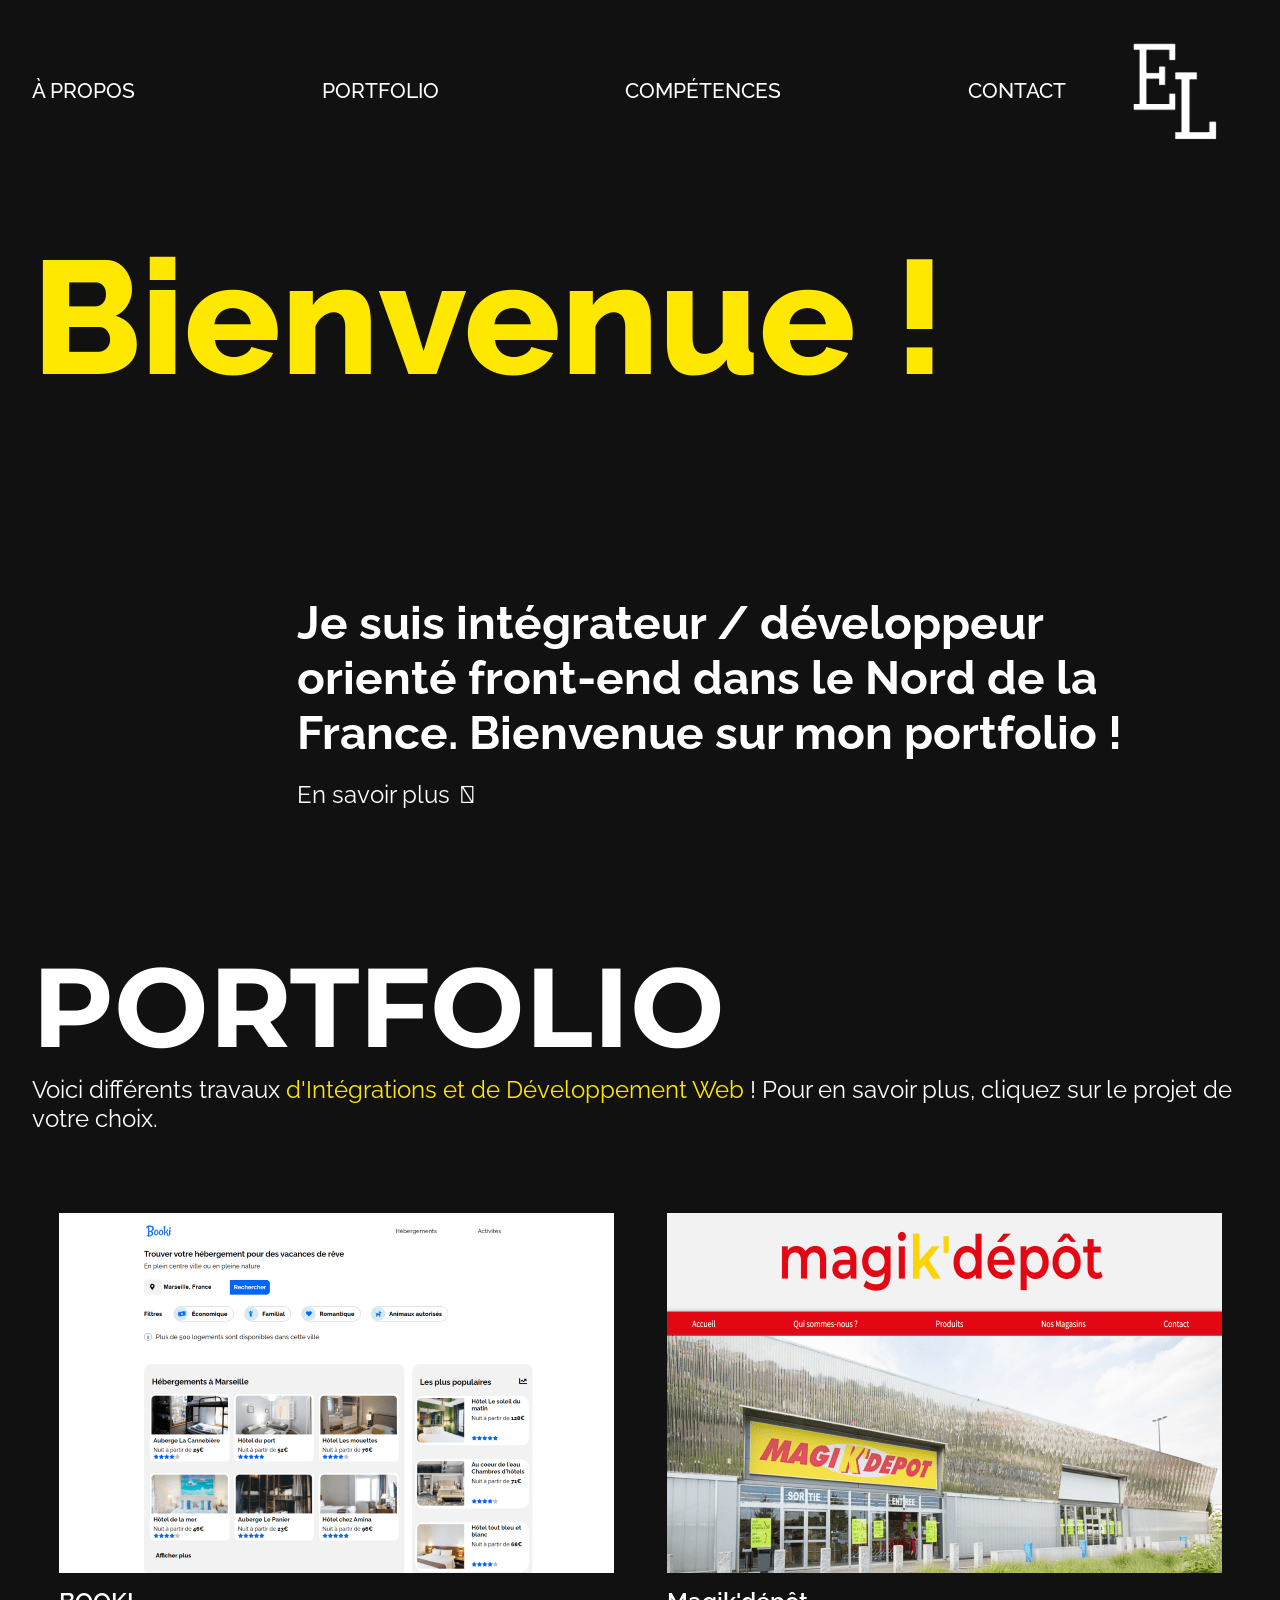
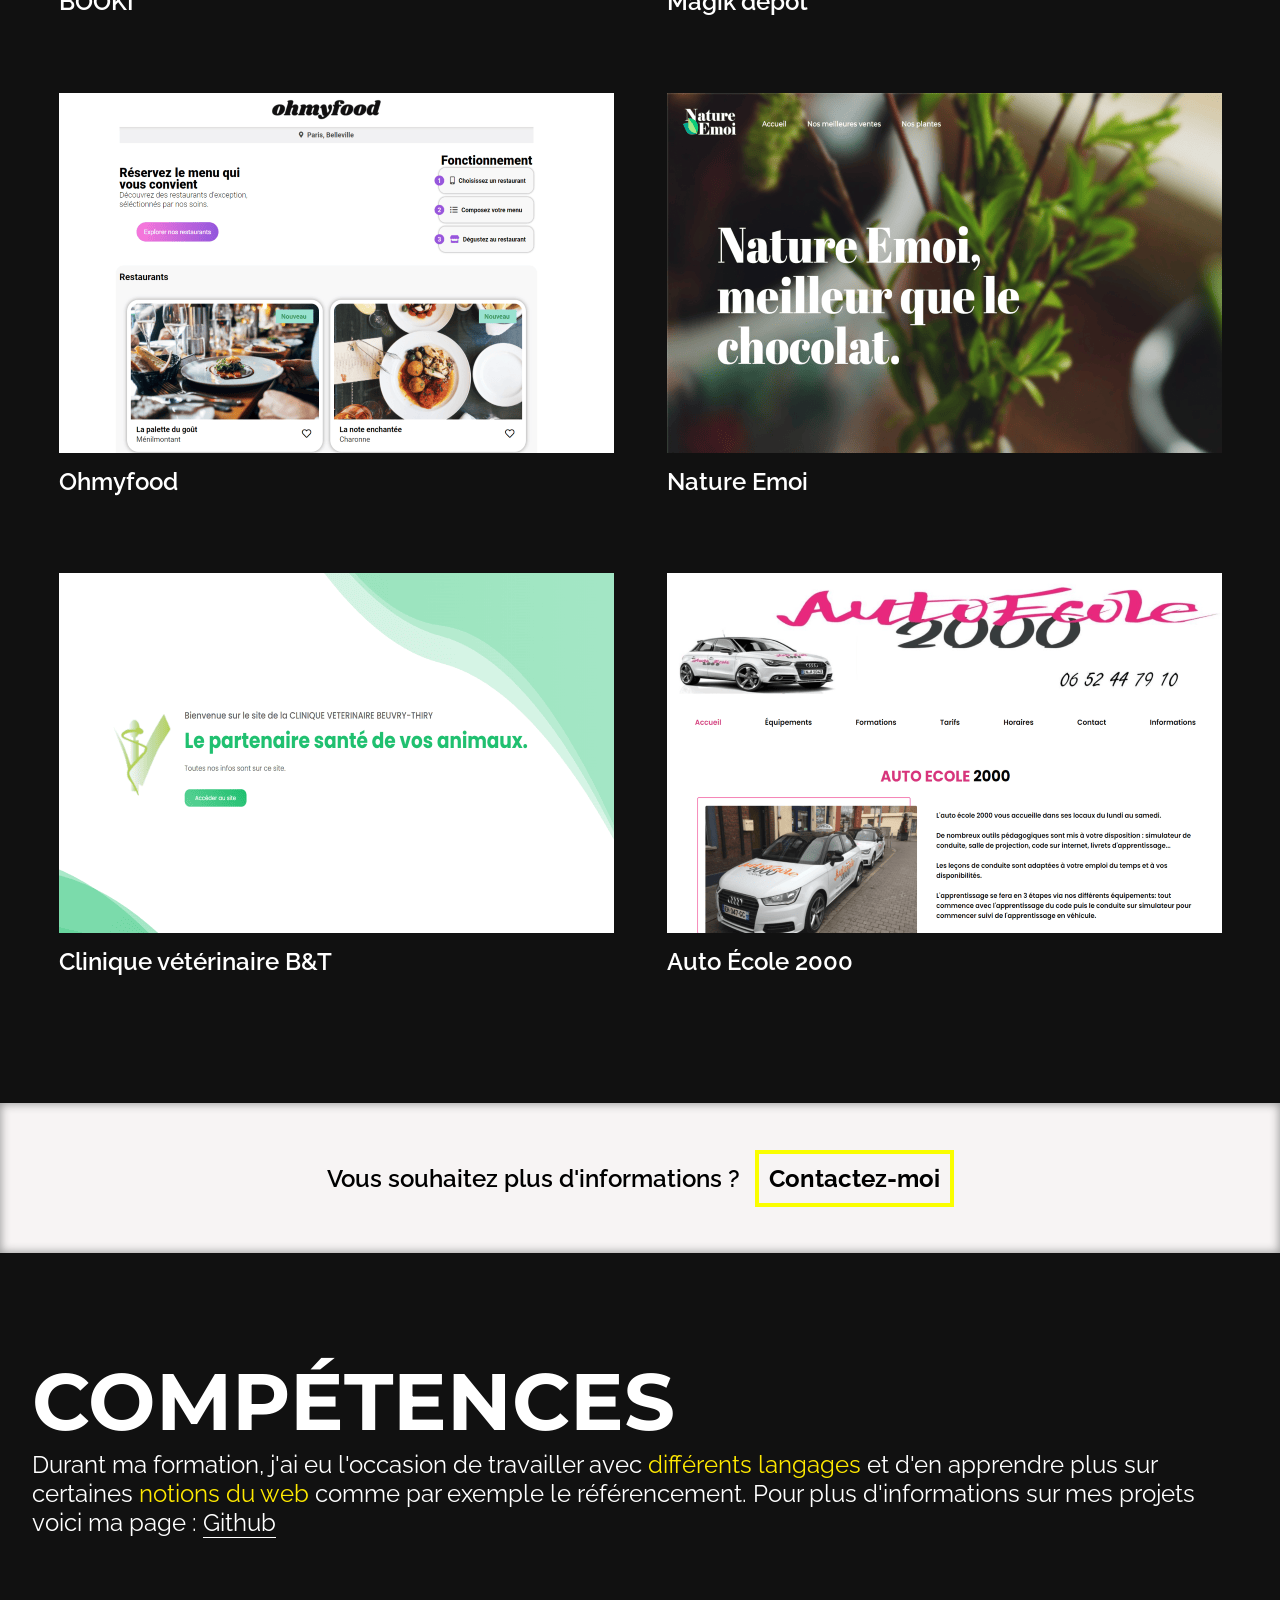
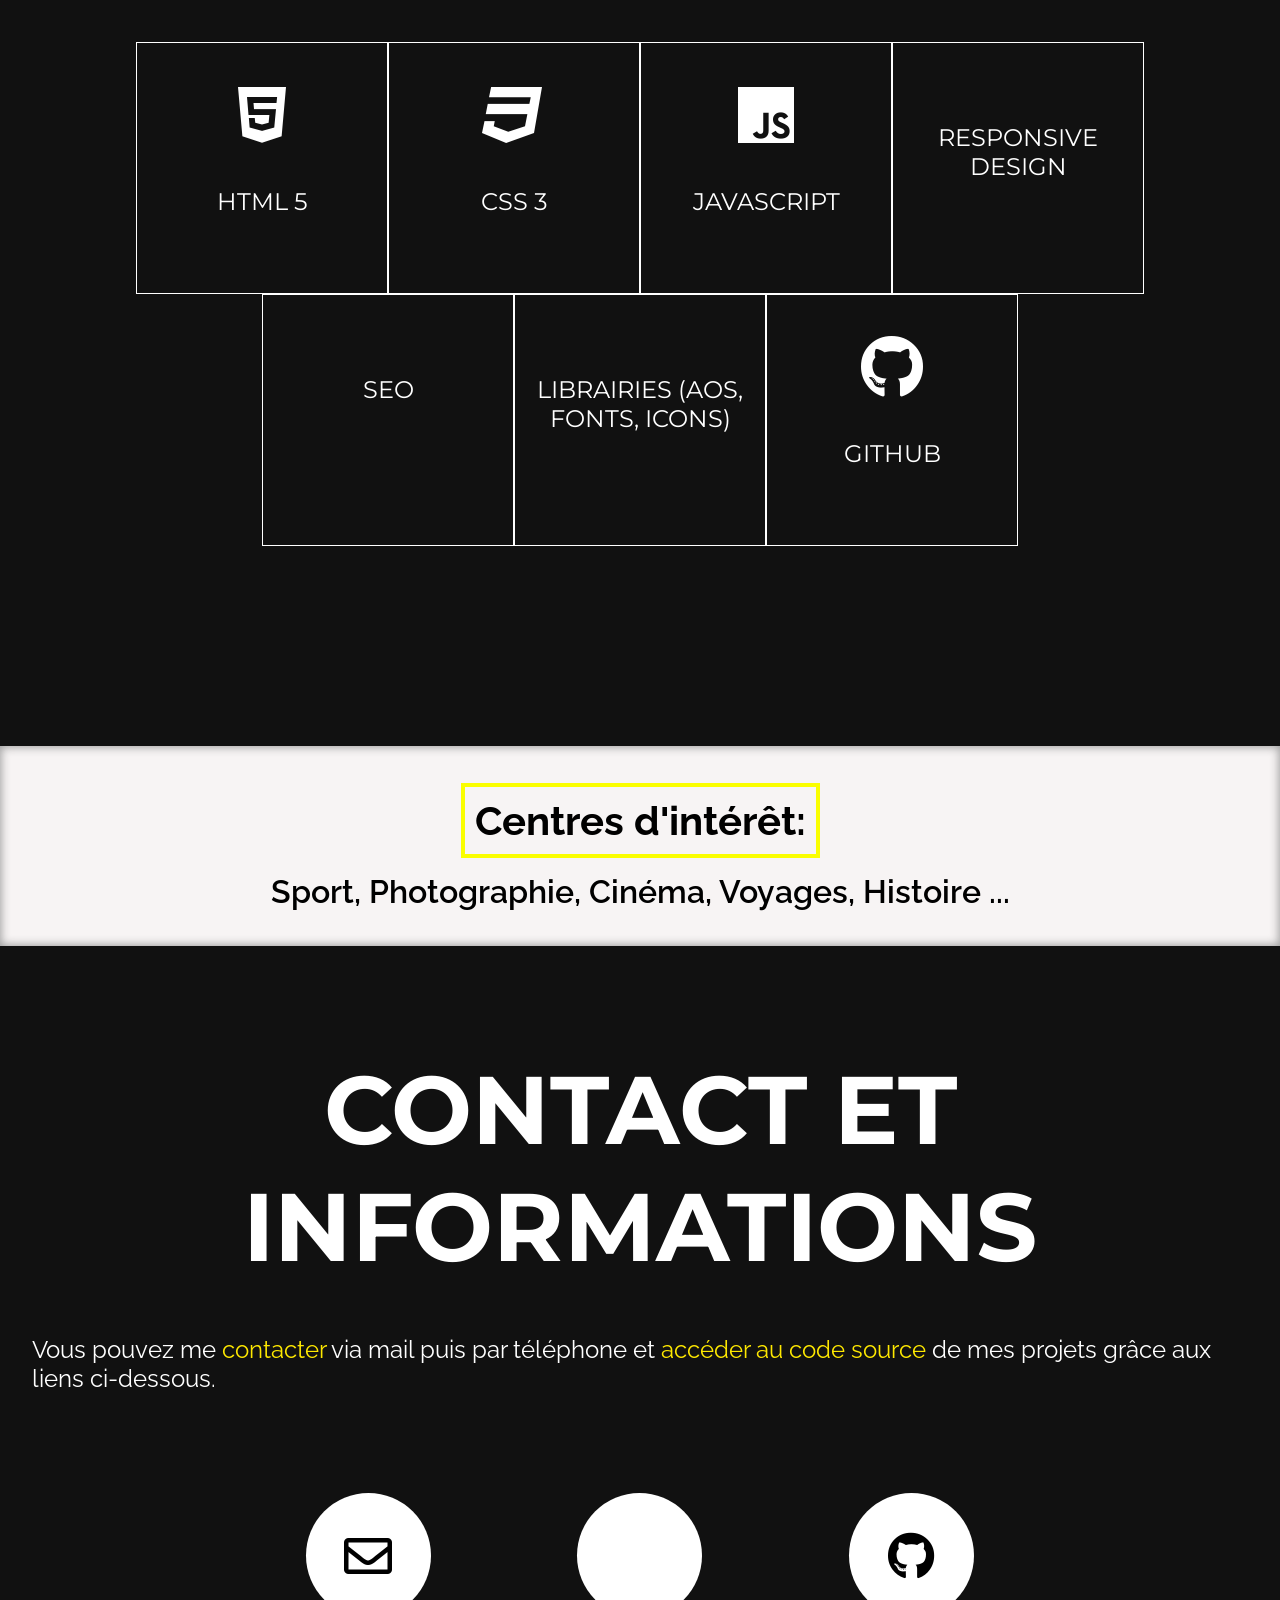
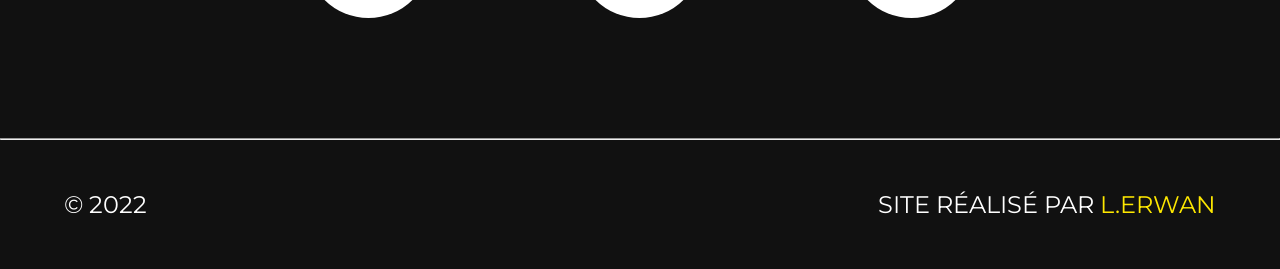
<file: index.html>
<!DOCTYPE html>
<html lang="fr">
<head>
    <!--META-->
    <meta charset="UTF-8">
    <meta http-equiv="X-UA-Compatible" content="IE=edge">
    <meta name="viewport" content="width=device-width, initial-scale=1.0">
    <!--LIBRAIRIES-->
    <link rel="preconnect" href="https://fonts.googleapis.com">
    <link rel="preconnect" href="https://fonts.gstatic.com" crossorigin>
    <link href="https://fonts.googleapis.com/css2?family=Raleway:wght@100;200;300;400;500;600;700;800;900&display=swap" rel="stylesheet">
    <link href="https://fonts.googleapis.com/css2?family=Montserrat:wght@100;200;300;400;500;600;700;800;900&display=swap" rel="stylesheet">
    <link rel="stylesheet" href="https://pro.fontawesome.com/releases/v5.10.0/css/all.css" integrity="sha384-AYmEC3Yw5cVb3ZcuHtOA93w35dYTsvhLPVnYs9eStHfGJvOvKxVfELGroGkvsg+p" crossorigin="anonymous"/>
    <!--CSS-->
    <link rel="shortcut icon" href="./img/logopetit - Copie.png" type="image/x-icon">
    <link rel="stylesheet" href="style.css">
    <title>Erwan Leignel - Portfolio</title>
</head>
<body>
    <header>
        <nav>
            <a href="./pages/about.html">À PROPOS</a>
            <a href="#portfolio">PORTFOLIO</a>
            <a href="#skills">COMPÉTENCES</a>
            <a href="#contact">CONTACT</a>
        </nav>
        <a href="./index.html"><img src="./img/logopetit.png" alt=""></a>
    </header>
    <main>
        <section id="presentation">
            <p class="welcome">Bienvenue !</p>
            <div class="contenu">
                <h1 class="description-title">Je suis intégrateur / développeur orienté front-end dans le Nord de la France. Bienvenue sur mon portfolio !</h1>
                <span class="more"><a href="./pages/about.html"><span class="text">En savoir plus</span><i class="fal fa-arrow-right"></i></a></span>
            </div>
        </section>
        <section id="portfolio">
            <h2>PORTFOLIO</h2>
            <p>Voici différents travaux <span class="yellow">d'Intégrations et de Développement Web</span> ! Pour en savoir plus, cliquez sur le projet de votre choix.</p>
            <div class="container">
                <figure>
                    <a href="#">
                        <img src="./img/imgportfolio/booki-test.png" alt="">
                        <figcaption>BOOKI</figcaption>
                        <p class="more">EN SAVOIR PLUS</p>
                    </a>
                </figure>
                <figure>
                    <a href="./pages/magik.html">
                        <img src="./img/imgportfolio/magik-test.png" alt="">
                        <figcaption>Magik'dépôt</figcaption>
                        <p class="more">EN SAVOIR PLUS</p>
                    </a>
                </figure>
                <figure>
                    <a href="./pages/ohmyfood.html">
                        <img src="./img/imgportfolio/ohmyfood-test.png" alt="">
                        <figcaption>Ohmyfood</figcaption>
                        <p class="more">EN SAVOIR PLUS</p>
                    </a>
                </figure>
                <figure>
                    <a href="./pages/nature.html">
                        <img src="./img/imgportfolio/nature-test.png" alt="">
                        <figcaption>Nature Emoi</figcaption>
                        <p class="more">EN SAVOIR PLUS</p>
                    </a>
                </figure>
                <figure>
                    <a href="./pages/clinique.html">
                        <img src="./img/imgportfolio/clinique-test.png" alt="">
                        <figcaption>Clinique vétérinaire B&T</figcaption>
                        <p class="more">EN SAVOIR PLUS</p>
                    </a>
                </figure>
                <figure>
                    <a href="./pages/auto.html">
                        <img src="./img/imgportfolio/auto-test.png" alt="">
                        <figcaption>Auto École 2000</figcaption>
                        <p class="more">EN SAVOIR PLUS</p>
                    </a>
                </figure>
            </div>
        </section>
        <div class="banniere">
            <p>Vous souhaitez plus d'informations ?<a href="#contactlink">Contactez-moi</a></p>
        </div>
        <section id="skills">
            <h2>COMPÉTENCES</h2>
            <p>Durant ma formation, j'ai eu l'occasion de travailler avec <span class="yellow">différents langages</span> et d'en apprendre plus sur certaines <span class="yellow">notions du web</span> comme par exemple le référencement. Pour plus d'informations sur mes projets voici ma page : <a class="github" href="https://github.com/LErwan">Github</a></p>
            <div class="container">
                <div class="case">
                    <i class="fab fa-html5"></i>
                    <p>HTML 5</p>
                </div>
                <div class="case">
                    <i class="fab fa-css3"></i>
                    <p>CSS 3</p>
                </div>
                <div class="case">
                    <i class="fab fa-js"></i>
                    <p>JAVASCRIPT</p>
                </div>
                <div class="case">
                    <i class="far fa-phone-laptop"></i>
                    <p>RESPONSIVE DESIGN</p>
                </div>
                <div class="case">
                    <i class="fal fa-analytics"></i>
                    <p>SEO</p>
                </div>
                <div class="case">
                    <i class="fal fa-books"></i>
                    <p>LIBRAIRIES (AOS, FONTS, ICONS)</p>
                </div>
                <div class="case">
                    <i class="fab fa-github"></i>
                    <p>GITHUB</p>
                </div>
            </div>
        </section>
        <div class="banniere-interet">
            <h3>Centres d'intérêt:</h3>
            <p>Sport, Photographie, Cinéma, Voyages, Histoire ...</p>
        </div>
        <section id="contact">
            <h2 id="contactlink">CONTACT ET INFORMATIONS</h2>
            <p>Vous pouvez me <span class="yellow">contacter</span> via mail puis par téléphone et <span class="yellow">accéder au code source</span> de mes projets grâce aux liens ci-dessous.</p>
            <div class="container">
                <a href="mailto:erwanleignelpro@gmail.com"><i class="far fa-envelope"></i></a>
                <a href="tel:+33783148022"><i class="far fa-phone"></i></a>
                <a href="https://github.com/LErwan"><i class="fab fa-github"></i></a>
            </div>
        </section>
    </main>
    <hr class="before-end">
    <footer>
        <p>© 2022</p>
        <p>SITE RÉALISÉ PAR <span class="yellow">L.ERWAN</span></p>
    </footer>
</body>
</html>
</file>
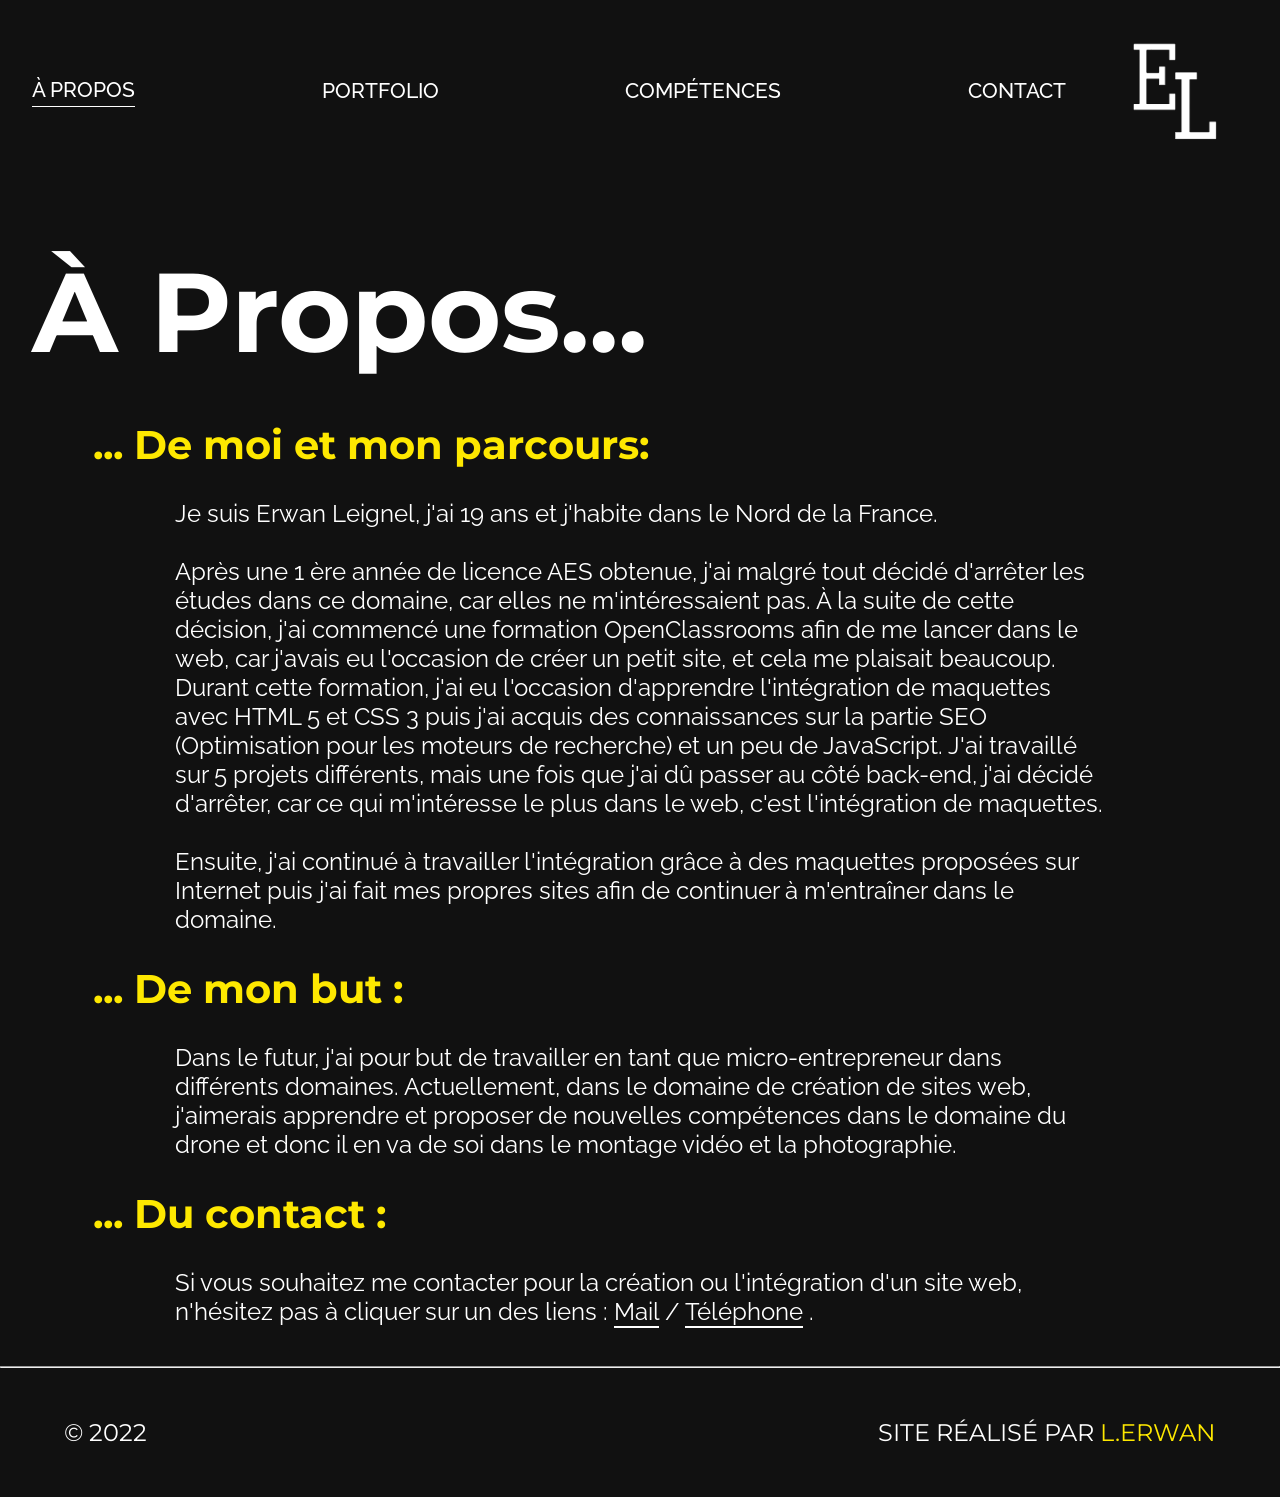
<file: pages/about.html>
<!DOCTYPE html>
<html lang="fr">
<head>
    <!--META-->
    <meta charset="UTF-8">
    <meta http-equiv="X-UA-Compatible" content="IE=edge">
    <meta name="viewport" content="width=device-width, initial-scale=1.0">
    <!--LIBRAIRIES-->
    <link rel="preconnect" href="https://fonts.googleapis.com">
    <link rel="preconnect" href="https://fonts.gstatic.com" crossorigin>
    <link href="https://fonts.googleapis.com/css2?family=Raleway:wght@100;200;300;400;500;600;700;800;900&display=swap" rel="stylesheet">
    <link href="https://fonts.googleapis.com/css2?family=Montserrat:wght@100;200;300;400;500;600;700;800;900&display=swap" rel="stylesheet">
    <link rel="stylesheet" href="https://pro.fontawesome.com/releases/v5.10.0/css/all.css" integrity="sha384-AYmEC3Yw5cVb3ZcuHtOA93w35dYTsvhLPVnYs9eStHfGJvOvKxVfELGroGkvsg+p" crossorigin="anonymous"/>
    <!--CSS-->
    <link rel="shortcut icon" href="../img/logopetit - Copie.png" type="image/x-icon">
    <link rel="stylesheet" href="./about.css">
    <title>Erwan Leignel - À propos</title>
</head>
<body>
    <header>
        <nav>
            <a href="../index.html">À PROPOS</a>
            <a href="../index.html#portfolio">PORTFOLIO</a>
            <a href="../index.html#skills">COMPÉTENCES</a>
            <a href="../index.html#contact">CONTACT</a>
        </nav>
        <a href="../index.html"><img src="../img/logopetit.png" alt=""></a>
    </header>
    <main>
        <section id="about">
            <h2>À Propos...</h2>
            <div class="container">
                <h3>... De moi et mon parcours:</h3>
                <p>Je suis Erwan Leignel, j'ai 19 ans et j'habite dans le Nord de la France. <br><br> Après une 1 ère année de licence AES obtenue, j'ai malgré tout décidé d'arrêter les études dans ce domaine, car elles ne m'intéressaient pas. À la suite de cette décision, j'ai commencé une formation OpenClassrooms afin de me lancer dans le web, car j'avais eu l'occasion de créer un petit site, et cela me plaisait beaucoup. Durant cette formation, j'ai eu l'occasion d'apprendre l'intégration de maquettes avec HTML 5 et CSS 3 puis j'ai acquis des connaissances sur la partie SEO (Optimisation pour les moteurs de recherche) et un peu de JavaScript. J'ai travaillé sur 5 projets différents, mais une fois que j'ai dû passer au côté back-end, j'ai décidé d'arrêter, car ce qui m'intéresse le plus dans le web, c'est l'intégration de maquettes. <br><br> Ensuite, j'ai continué à travailler l'intégration grâce à des maquettes proposées sur Internet puis j'ai fait mes propres sites afin de continuer à m'entraîner dans le domaine.</p>
                <h3>... De mon but :</h3>
                <p>Dans le futur, j'ai pour but de travailler en tant que micro-entrepreneur dans différents domaines. Actuellement, dans le domaine de création de sites web, j'aimerais apprendre et proposer de nouvelles compétences dans le domaine du drone et donc il en va de soi dans le montage vidéo et la photographie.</p>
                <h3>... Du contact :</h3>
                <p>Si vous souhaitez me contacter pour la création ou l'intégration d'un site web, n'hésitez pas à cliquer sur un des liens : <a href="mailto:erwanleignelpro@gmail.com">Mail</a> / <a href="tel:+33783148022">Téléphone</a> .</p>
            </div>
        </section>
    </main>
    <hr class="before-end">
    <footer>
        <p>© 2022</p>
        <p>SITE RÉALISÉ PAR <span class="yellow">L.ERWAN</span></p>
    </footer>
</body>
</html>
</file>
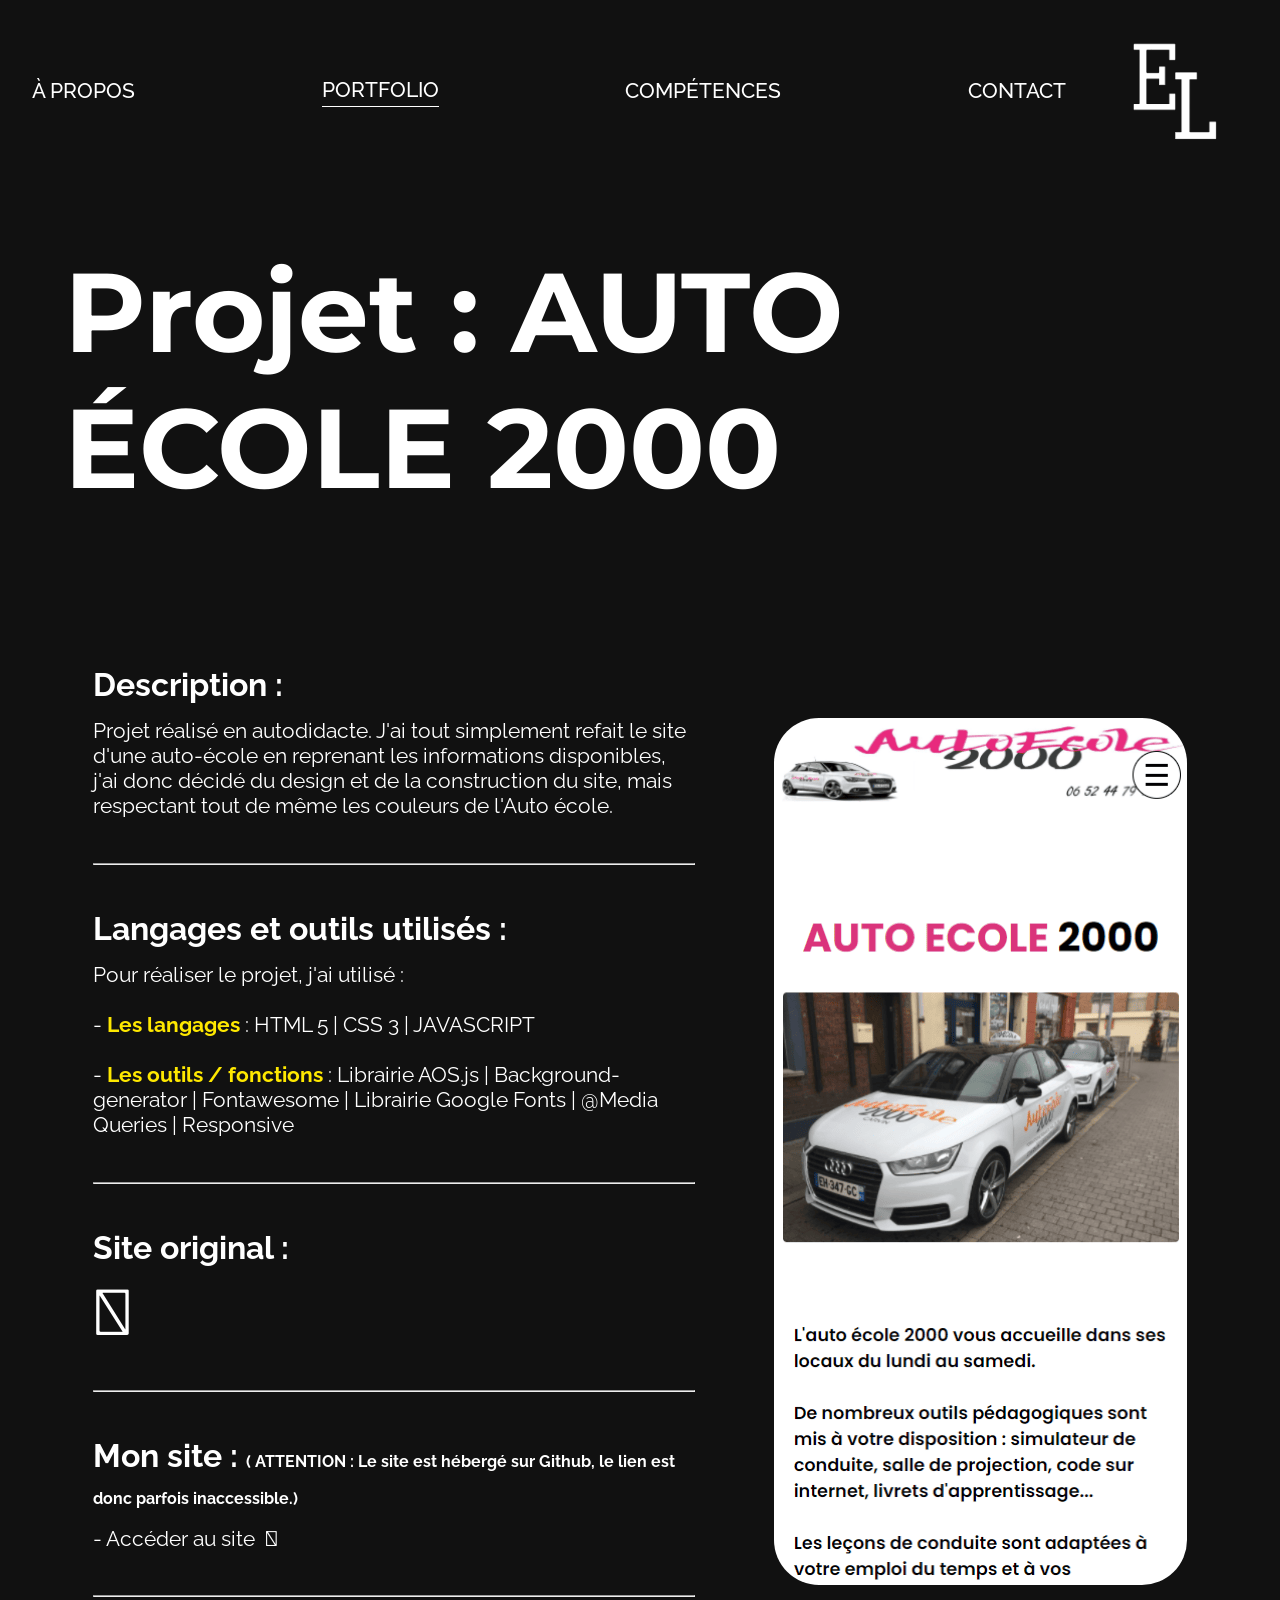
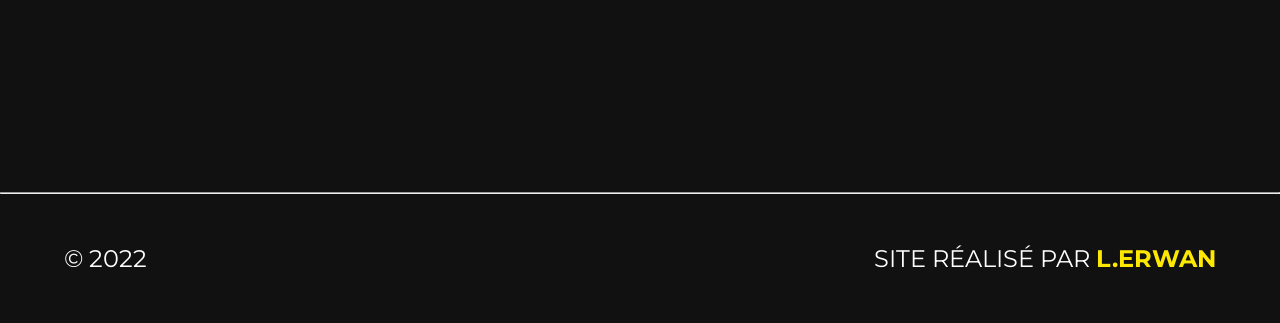
<file: pages/auto.html>
<!DOCTYPE html>
<html lang="fr">
<head>
    <!--META-->
    <meta charset="UTF-8">
    <meta http-equiv="X-UA-Compatible" content="IE=edge">
    <meta name="viewport" content="width=device-width, initial-scale=1.0">
    <!--LIBRAIRIES-->
    <link rel="preconnect" href="https://fonts.googleapis.com">
    <link rel="preconnect" href="https://fonts.gstatic.com" crossorigin>
    <link href="https://fonts.googleapis.com/css2?family=Raleway:wght@100;200;300;400;500;600;700;800;900&display=swap" rel="stylesheet">
    <link href="https://fonts.googleapis.com/css2?family=Montserrat:wght@100;200;300;400;500;600;700;800;900&display=swap" rel="stylesheet">
    <link rel="stylesheet" href="https://pro.fontawesome.com/releases/v5.10.0/css/all.css" integrity="sha384-AYmEC3Yw5cVb3ZcuHtOA93w35dYTsvhLPVnYs9eStHfGJvOvKxVfELGroGkvsg+p" crossorigin="anonymous"/>
    <!--CSS-->
    <link rel="shortcut icon" href="../img/logopetit - Copie.png" type="image/x-icon">
    <link rel="stylesheet" href="../pages/pages.css">
    <title>Erwan Leignel - AUTO ÉCOLE 2000</title>
</head>
<body>
    <header>
        <nav>
            <a href="../pages/about.html">À PROPOS</a>
            <a href="../index.html#portfolio">PORTFOLIO</a>
            <a href="../index.html#skills">COMPÉTENCES</a>
            <a href="../index.html#contact">CONTACT</a>
        </nav>
        <a href="../index.html"><img src="../img/logopetit.png" alt=""></a>
    </header>
    <main>
        <section id="projet">
            <h2>Projet : AUTO ÉCOLE 2000</h2>
            <div class="container">
                <div class="left">
                    <h3>Description :</h3>
                    <p>Projet réalisé en autodidacte. J'ai tout simplement refait le site d'une auto-école en reprenant les informations disponibles, j'ai donc décidé du design et de la construction du site, mais respectant tout de même les couleurs de l'Auto école.</p>
                    <hr class="under-p">
                    <h3>Langages et outils utilisés :</h3>
                    <p>Pour réaliser le projet, j'ai utilisé : <br> <br>
                    - <span class="yellow">Les langages</span> : HTML 5 | CSS 3 | JAVASCRIPT<br> <br>
                    - <span class="yellow">Les outils / fonctions</span> : Librairie AOS.js | Background-generator | Fontawesome | Librairie Google Fonts | @Media Queries | Responsive</p>
                    <hr class="under-p">
                    <h3>Site original :</h3>
                    <a href="https://www.autoecole2000.fr/"><i class="fal fa-link"></i></a>
                    <hr class="under-p">
                    <h3>Mon site : <span class="warning">( ATTENTION : Le site est hébergé sur Github, le lien est donc parfois inaccessible.)</span></h3>
                    <span class="acces"><a href="https://lerwan.github.io/Auto/">- Accéder au site</a><i class="fal fa-arrow-right"></i></span>
                    <hr class="under-p">
                </div>
                <div class="right">
                    <img src="../img/imgportfolio/auto-phone.png" alt="">
                    <img class="mini" src="../img/imgportfolio/auto-phone-mini.png" alt="">
                </div>
            </div>
        </section>
    </main>
    <hr class="before-end">
    <footer>
        <p>© 2022</p>
        <p>SITE RÉALISÉ PAR <span class="yellow">L.ERWAN</span></p>
    </footer>
</body>
</html>
</file>
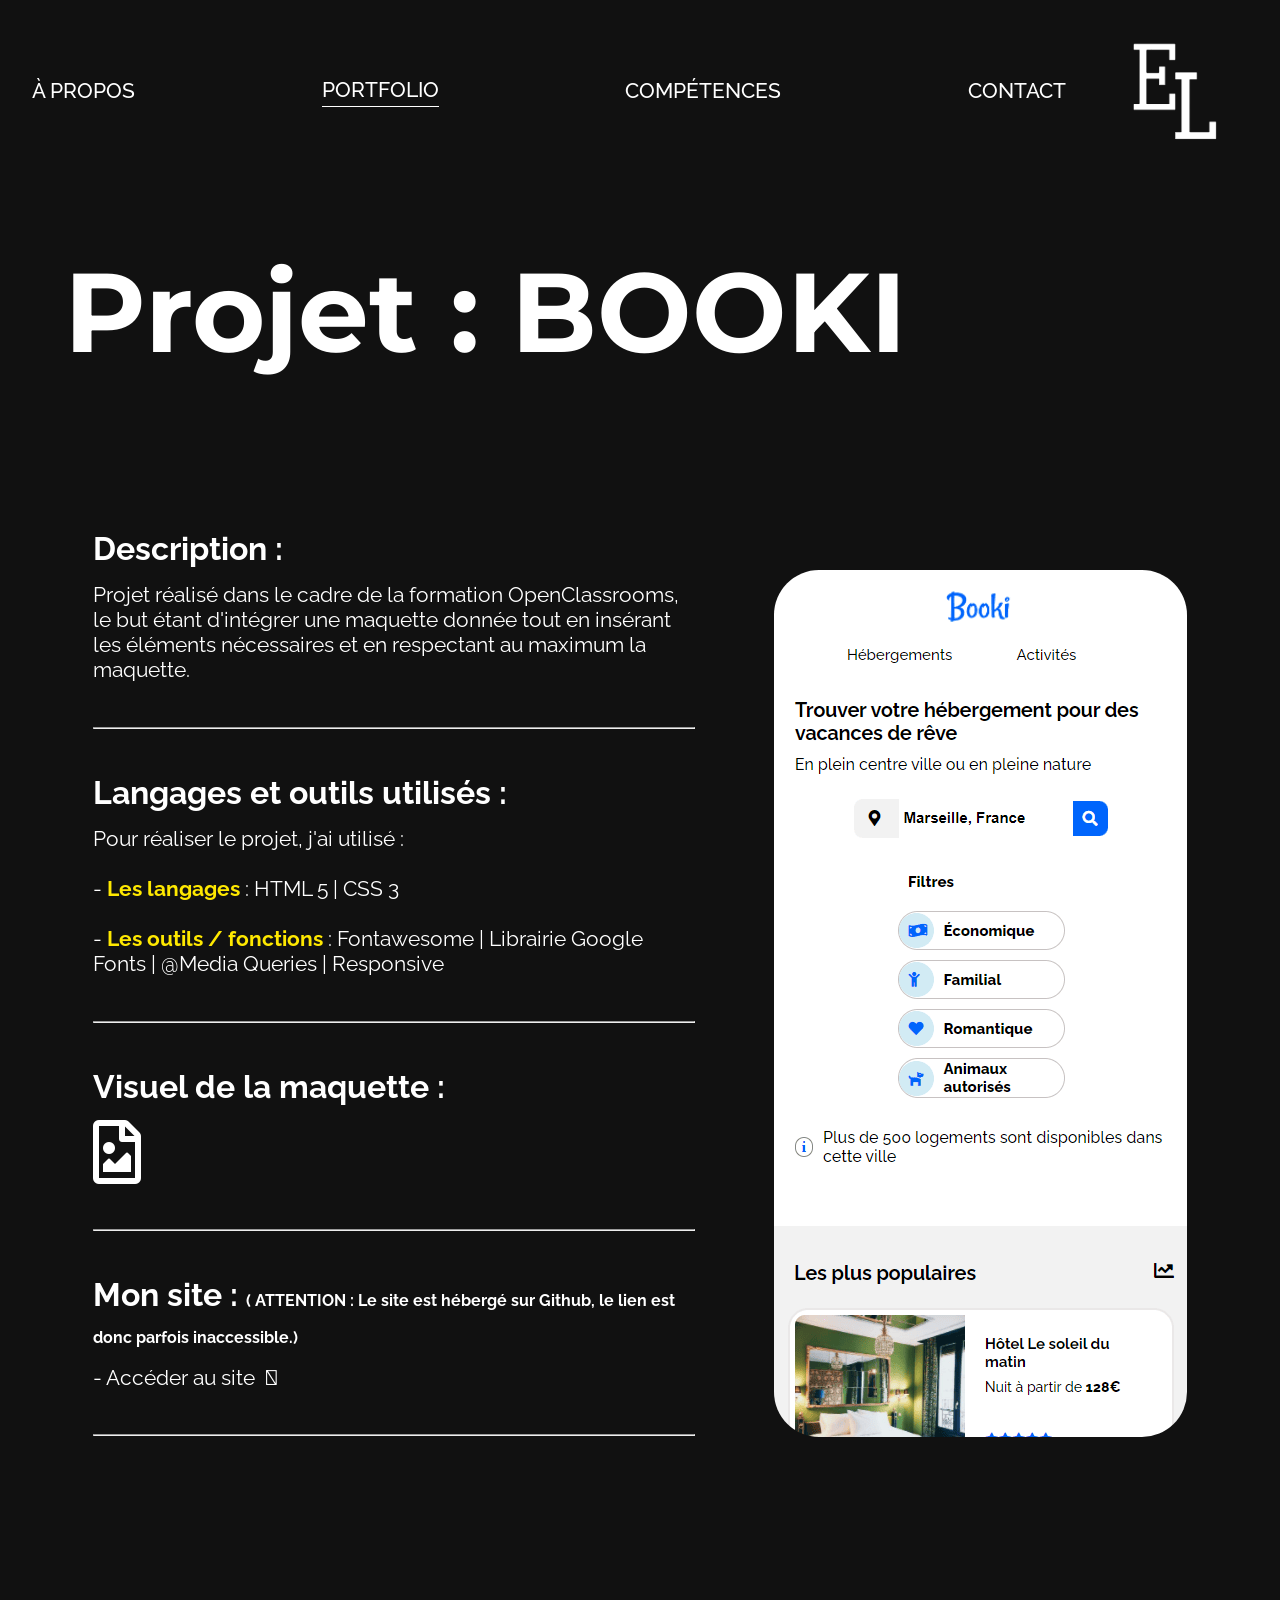
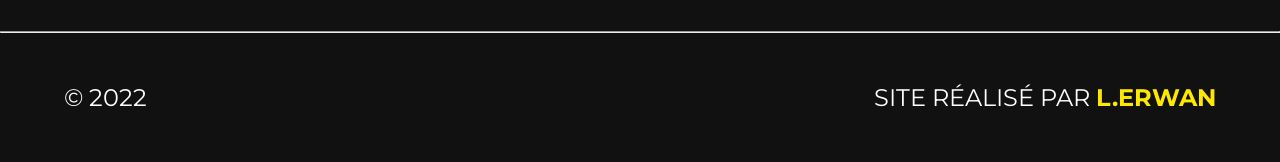
<file: pages/booki.html>
<!DOCTYPE html>
<html lang="fr">
<head>
    <!--META-->
    <meta charset="UTF-8">
    <meta http-equiv="X-UA-Compatible" content="IE=edge">
    <meta name="viewport" content="width=device-width, initial-scale=1.0">
    <!--LIBRAIRIES-->
    <link rel="preconnect" href="https://fonts.googleapis.com">
    <link rel="preconnect" href="https://fonts.gstatic.com" crossorigin>
    <link href="https://fonts.googleapis.com/css2?family=Raleway:wght@100;200;300;400;500;600;700;800;900&display=swap" rel="stylesheet">
    <link href="https://fonts.googleapis.com/css2?family=Montserrat:wght@100;200;300;400;500;600;700;800;900&display=swap" rel="stylesheet">
    <link rel="stylesheet" href="https://pro.fontawesome.com/releases/v5.10.0/css/all.css" integrity="sha384-AYmEC3Yw5cVb3ZcuHtOA93w35dYTsvhLPVnYs9eStHfGJvOvKxVfELGroGkvsg+p" crossorigin="anonymous"/>
    <!--CSS-->
    <link rel="shortcut icon" href="../img/logopetit - Copie.png" type="image/x-icon">
    <link rel="stylesheet" href="../pages/pages.css">
    <title>Erwan Leignel - BOOKI</title>
</head>
<body>
    <header>
        <nav>
            <a href="../pages/about.html">À PROPOS</a>
            <a href="../index.html#portfolio">PORTFOLIO</a>
            <a href="../index.html#skills">COMPÉTENCES</a>
            <a href="../index.html#contact">CONTACT</a>
        </nav>
        <a href="../index.html"><img src="../img/logopetit.png" alt=""></a>
    </header>
    <main>
        <section id="projet">
            <h2>Projet : BOOKI</h2>
            <div class="container">
                <div class="left">
                    <h3>Description :</h3>
                    <p>Projet réalisé dans le cadre de la formation OpenClassrooms, le but étant d'intégrer une maquette donnée tout en insérant les éléments nécessaires et en respectant au maximum la maquette.</p>
                    <hr class="under-p">
                    <h3>Langages et outils utilisés :</h3>
                    <p>Pour réaliser le projet, j'ai utilisé : <br> <br>
                    - <span class="yellow">Les langages</span> : HTML 5 | CSS 3 <br> <br>
                    - <span class="yellow">Les outils / fonctions</span> : Fontawesome | Librairie Google Fonts | @Media Queries | Responsive</p>
                    <hr class="under-p">
                    <h3>Visuel de la maquette :</h3>
                    <a href="../doc/BOOKI-maquette.png"><i class="far fa-file-image"></i></a>
                    <hr class="under-p">
                    <h3>Mon site : <span class="warning">( ATTENTION : Le site est hébergé sur Github, le lien est donc parfois inaccessible.)</span></h3>
                    <span class="acces"><a href="https://lerwan.github.io/Booki/">- Accéder au site</a><i class="fal fa-arrow-right"></i></span>
                    <hr class="under-p">
                </div>
                <div class="right">
                    <img src="../img/imgportfolio/booki-phone.png" alt="">
                    <img class="mini" src="../img/imgportfolio/booki-phone-mini.png" alt="">
                </div>
            </div>
        </section>
    </main>
    <hr class="before-end">
    <footer>
        <p>© 2022</p>
        <p>SITE RÉALISÉ PAR <span class="yellow">L.ERWAN</span></p>
    </footer>
</body>
</html>
</file>
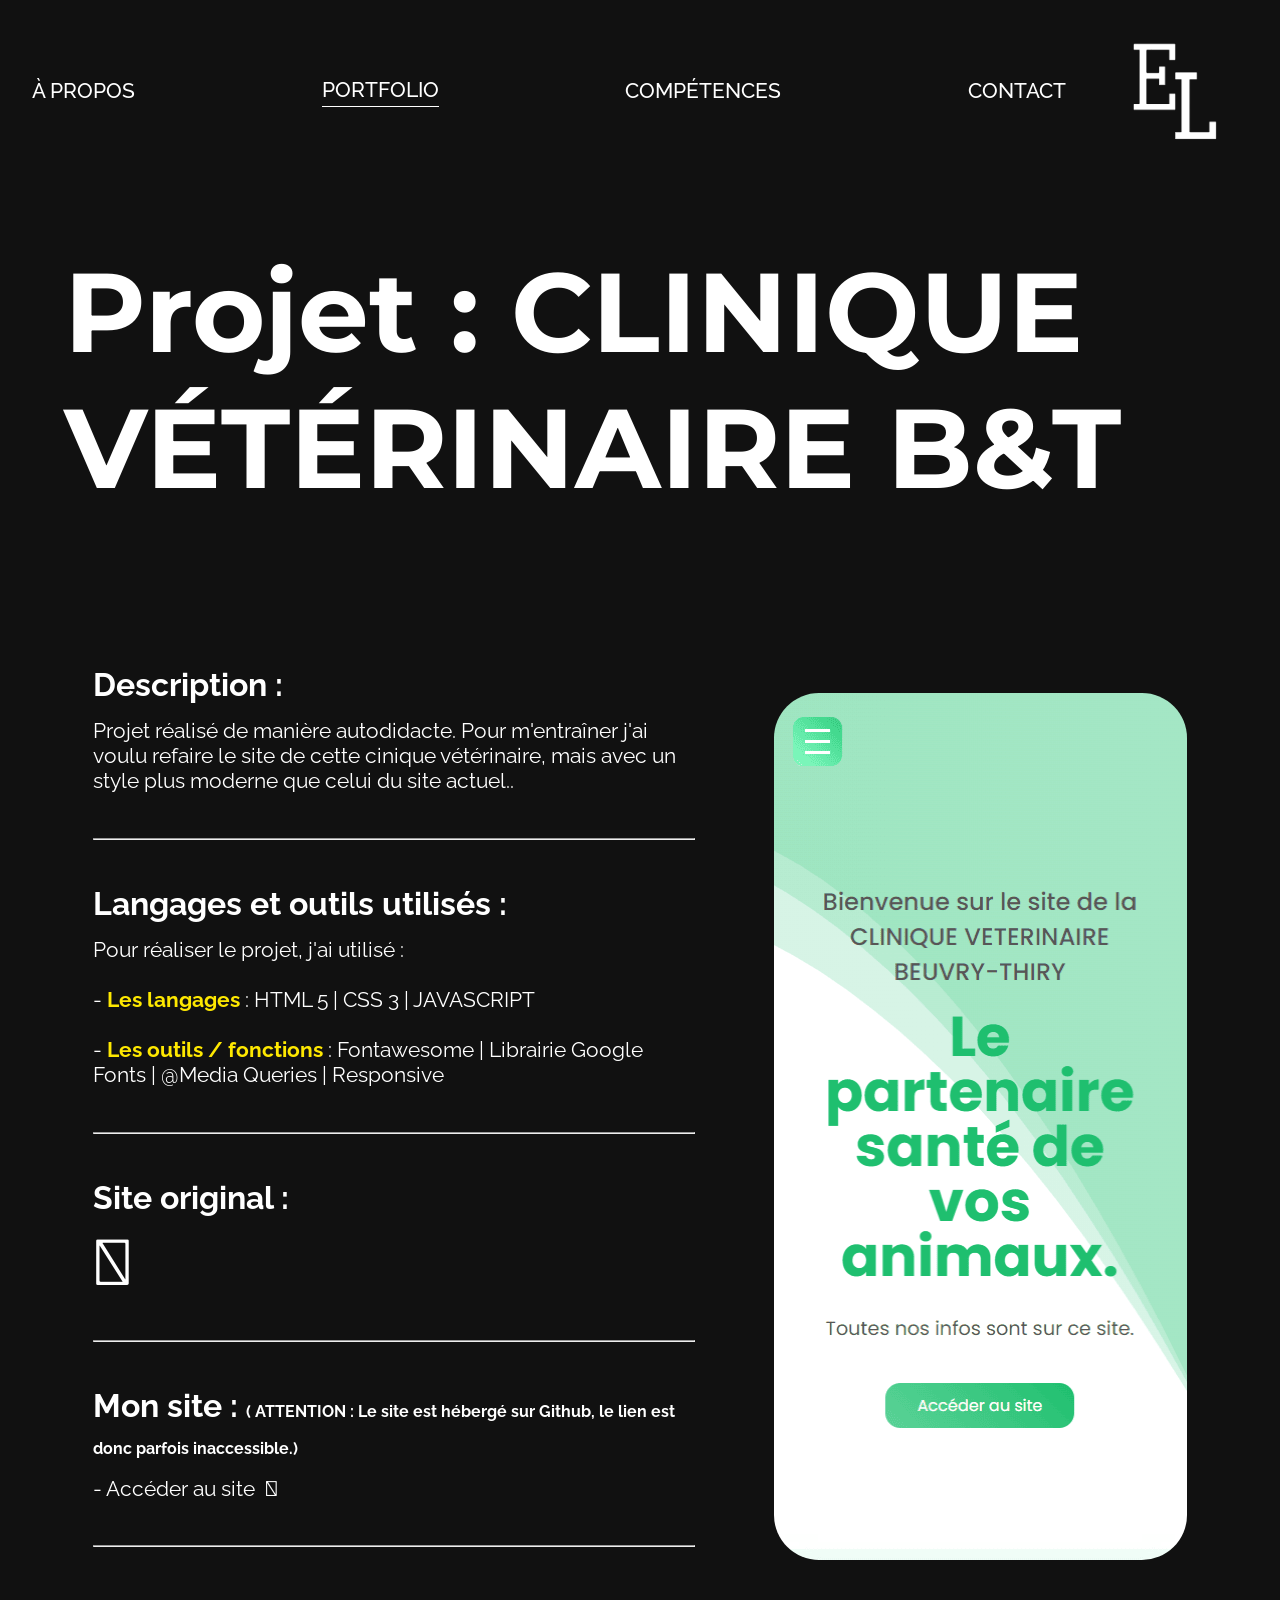
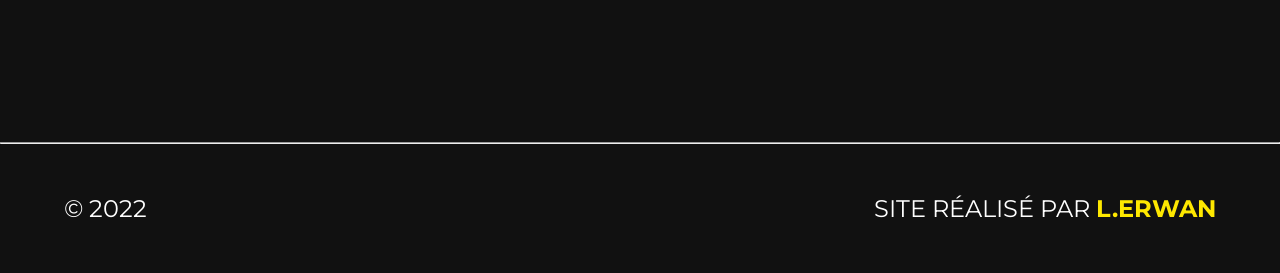
<file: pages/clinique.html>
<!DOCTYPE html>
<html lang="fr">
<head>
    <!--META-->
    <meta charset="UTF-8">
    <meta http-equiv="X-UA-Compatible" content="IE=edge">
    <meta name="viewport" content="width=device-width, initial-scale=1.0">
    <!--LIBRAIRIES-->
    <link rel="preconnect" href="https://fonts.googleapis.com">
    <link rel="preconnect" href="https://fonts.gstatic.com" crossorigin>
    <link href="https://fonts.googleapis.com/css2?family=Raleway:wght@100;200;300;400;500;600;700;800;900&display=swap" rel="stylesheet">
    <link href="https://fonts.googleapis.com/css2?family=Montserrat:wght@100;200;300;400;500;600;700;800;900&display=swap" rel="stylesheet">
    <link rel="stylesheet" href="https://pro.fontawesome.com/releases/v5.10.0/css/all.css" integrity="sha384-AYmEC3Yw5cVb3ZcuHtOA93w35dYTsvhLPVnYs9eStHfGJvOvKxVfELGroGkvsg+p" crossorigin="anonymous"/>
    <!--CSS-->
    <link rel="shortcut icon" href="../img/logopetit - Copie.png" type="image/x-icon">
    <link rel="stylesheet" href="../pages/pages.css">
    <title>Erwan Leignel - CLINIQUE VÉTÉRINAIRE B&T</title>
</head>
<body>
    <header>
        <nav>
            <a href="../pages/about.html">À PROPOS</a>
            <a href="../index.html#portfolio">PORTFOLIO</a>
            <a href="../index.html#skills">COMPÉTENCES</a>
            <a href="../index.html#contact">CONTACT</a>
        </nav>
        <a href="../index.html"><img src="../img/logopetit.png" alt=""></a>
    </header>
    <main>
        <section id="projet">
            <h2>Projet : CLINIQUE VÉTÉRINAIRE B&T</h2>
            <div class="container">
                <div class="left">
                    <h3>Description :</h3>
                    <p>Projet réalisé de manière autodidacte. Pour m'entraîner j'ai voulu refaire le site de cette cinique vétérinaire, mais avec un style plus moderne que celui du site actuel..</p>
                    <hr class="under-p">
                    <h3>Langages et outils utilisés :</h3>
                    <p>Pour réaliser le projet, j'ai utilisé : <br> <br>
                    - <span class="yellow">Les langages</span> : HTML 5 | CSS 3 | JAVASCRIPT<br> <br>
                    - <span class="yellow">Les outils / fonctions</span> : Fontawesome | Librairie Google Fonts | @Media Queries | Responsive</p>
                    <hr class="under-p">
                    <h3>Site original :</h3>
                    <a href="https://www.votreveto.net/cliniquedu118/AccueilClinique.aspx?code=28147&parent=28147"><i class="fal fa-link"></i></a>
                    <hr class="under-p">
                    <h3>Mon site : <span class="warning">( ATTENTION : Le site est hébergé sur Github, le lien est donc parfois inaccessible.)</span></h3>
                    <span class="acces"><a href="https://lerwan.github.io/Clinique-Beuvry/">- Accéder au site</a><i class="fal fa-arrow-right"></i></span>
                    <hr class="under-p">
                </div>
                <div class="right">
                    <img src="../img/imgportfolio/clinique-phone.png" alt="">
                    <img class="mini" src="../img/imgportfolio/clinique-phone-mini.png" alt="">
                </div>
            </div>
        </section>
    </main>
    <hr class="before-end">
    <footer>
        <p>© 2022</p>
        <p>SITE RÉALISÉ PAR <span class="yellow">L.ERWAN</span></p>
    </footer>
</body>
</html>
</file>
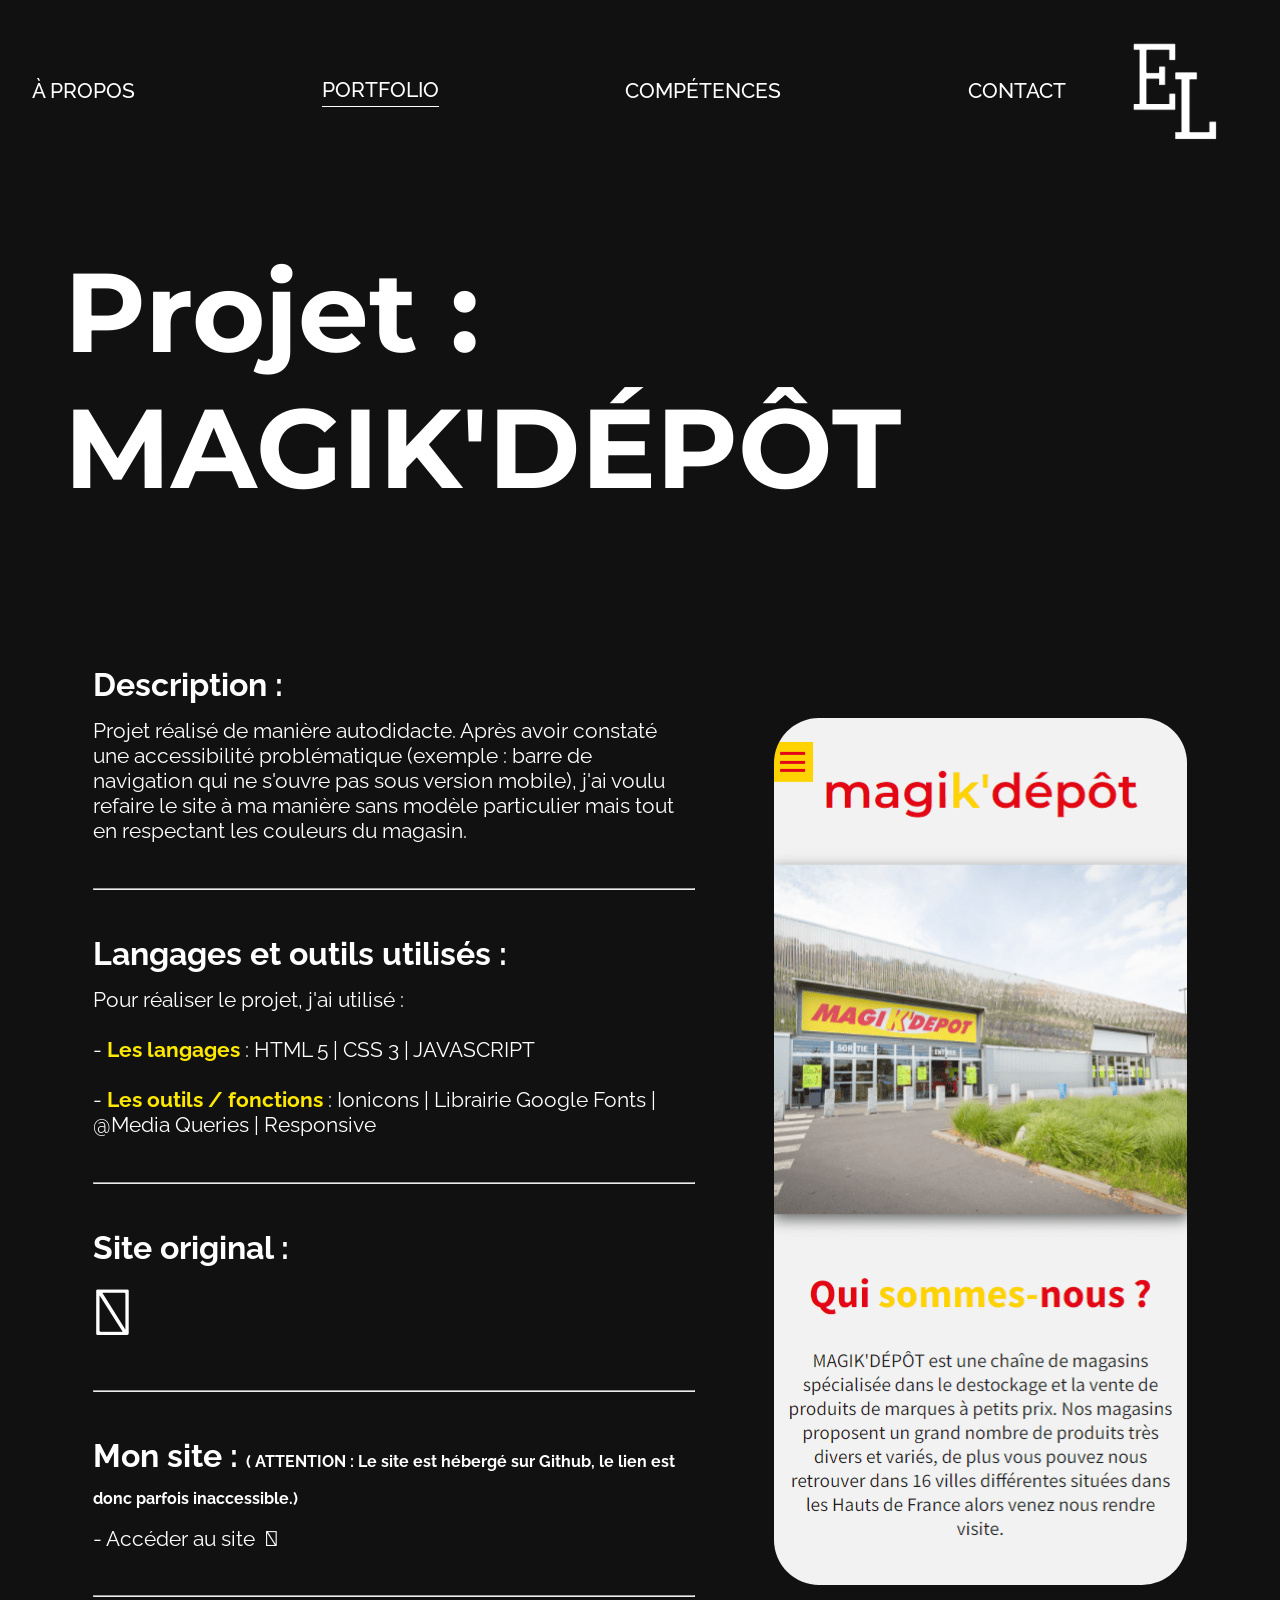
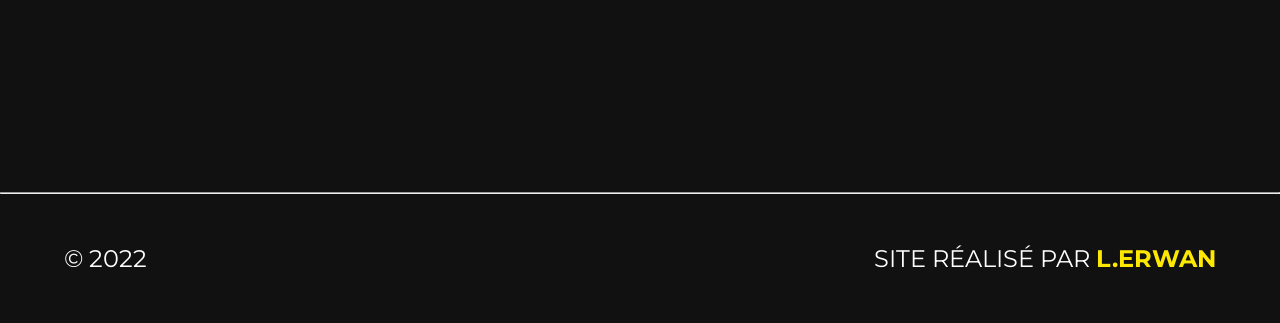
<file: pages/magik.html>
<!DOCTYPE html>
<html lang="fr">
<head>
    <!--META-->
    <meta charset="UTF-8">
    <meta http-equiv="X-UA-Compatible" content="IE=edge">
    <meta name="viewport" content="width=device-width, initial-scale=1.0">
    <!--LIBRAIRIES-->
    <link rel="preconnect" href="https://fonts.googleapis.com">
    <link rel="preconnect" href="https://fonts.gstatic.com" crossorigin>
    <link href="https://fonts.googleapis.com/css2?family=Raleway:wght@100;200;300;400;500;600;700;800;900&display=swap" rel="stylesheet">
    <link href="https://fonts.googleapis.com/css2?family=Montserrat:wght@100;200;300;400;500;600;700;800;900&display=swap" rel="stylesheet">
    <link rel="stylesheet" href="https://pro.fontawesome.com/releases/v5.10.0/css/all.css" integrity="sha384-AYmEC3Yw5cVb3ZcuHtOA93w35dYTsvhLPVnYs9eStHfGJvOvKxVfELGroGkvsg+p" crossorigin="anonymous"/>
    <!--CSS-->
    <link rel="shortcut icon" href="../img/logopetit - Copie.png" type="image/x-icon">
    <link rel="stylesheet" href="../pages/pages.css">
    <title>Erwan Leignel - MAGIK'DÉPÔT</title>
</head>
<body>
    <header>
        <nav>
            <a href="../pages/about.html">À PROPOS</a>
            <a href="../index.html#portfolio">PORTFOLIO</a>
            <a href="../index.html#skills">COMPÉTENCES</a>
            <a href="../index.html#contact">CONTACT</a>
        </nav>
        <a href="../index.html"><img src="../img/logopetit.png" alt=""></a>
    </header>
    <main>
        <section id="projet">
            <h2>Projet : MAGIK'DÉPÔT</h2>
            <div class="container">
                <div class="left">
                    <h3>Description :</h3>
                    <p>Projet réalisé de manière autodidacte. Après avoir constaté une accessibilité problématique (exemple : barre de navigation qui ne s'ouvre pas sous version mobile), j'ai voulu refaire le site à ma manière sans modèle particulier mais tout en respectant les couleurs du magasin.</p>
                    <hr class="under-p">
                    <h3>Langages et outils utilisés :</h3>
                    <p>Pour réaliser le projet, j'ai utilisé : <br> <br>
                    - <span class="yellow">Les langages</span> : HTML 5 | CSS 3 | JAVASCRIPT<br> <br>
                    - <span class="yellow">Les outils / fonctions</span> : Ionicons | Librairie Google Fonts | @Media Queries | Responsive</p>
                    <hr class="under-p">
                    <h3>Site original :</h3>
                    <a href="https://www.magikdepot.fr/"><i class="fal fa-link"></i></a>
                    <hr class="under-p">
                    <h3>Mon site : <span class="warning">( ATTENTION : Le site est hébergé sur Github, le lien est donc parfois inaccessible.)</span></h3>
                    <span class="acces"><a href="https://lerwan.github.io/MagikDepot/">- Accéder au site</a><i class="fal fa-arrow-right"></i></span>
                    <hr class="under-p">
                </div>
                <div class="right">
                    <img src="../img/imgportfolio/magik-phone.png" alt="">
                    <img class="mini" src="../img/imgportfolio/magik-phone-mini.png" alt="">
                </div>
            </div>
        </section>
    </main>
    <hr class="before-end">
    <footer>
        <p>© 2022</p>
        <p>SITE RÉALISÉ PAR <span class="yellow">L.ERWAN</span></p>
    </footer>
</body>
</html>
</file>
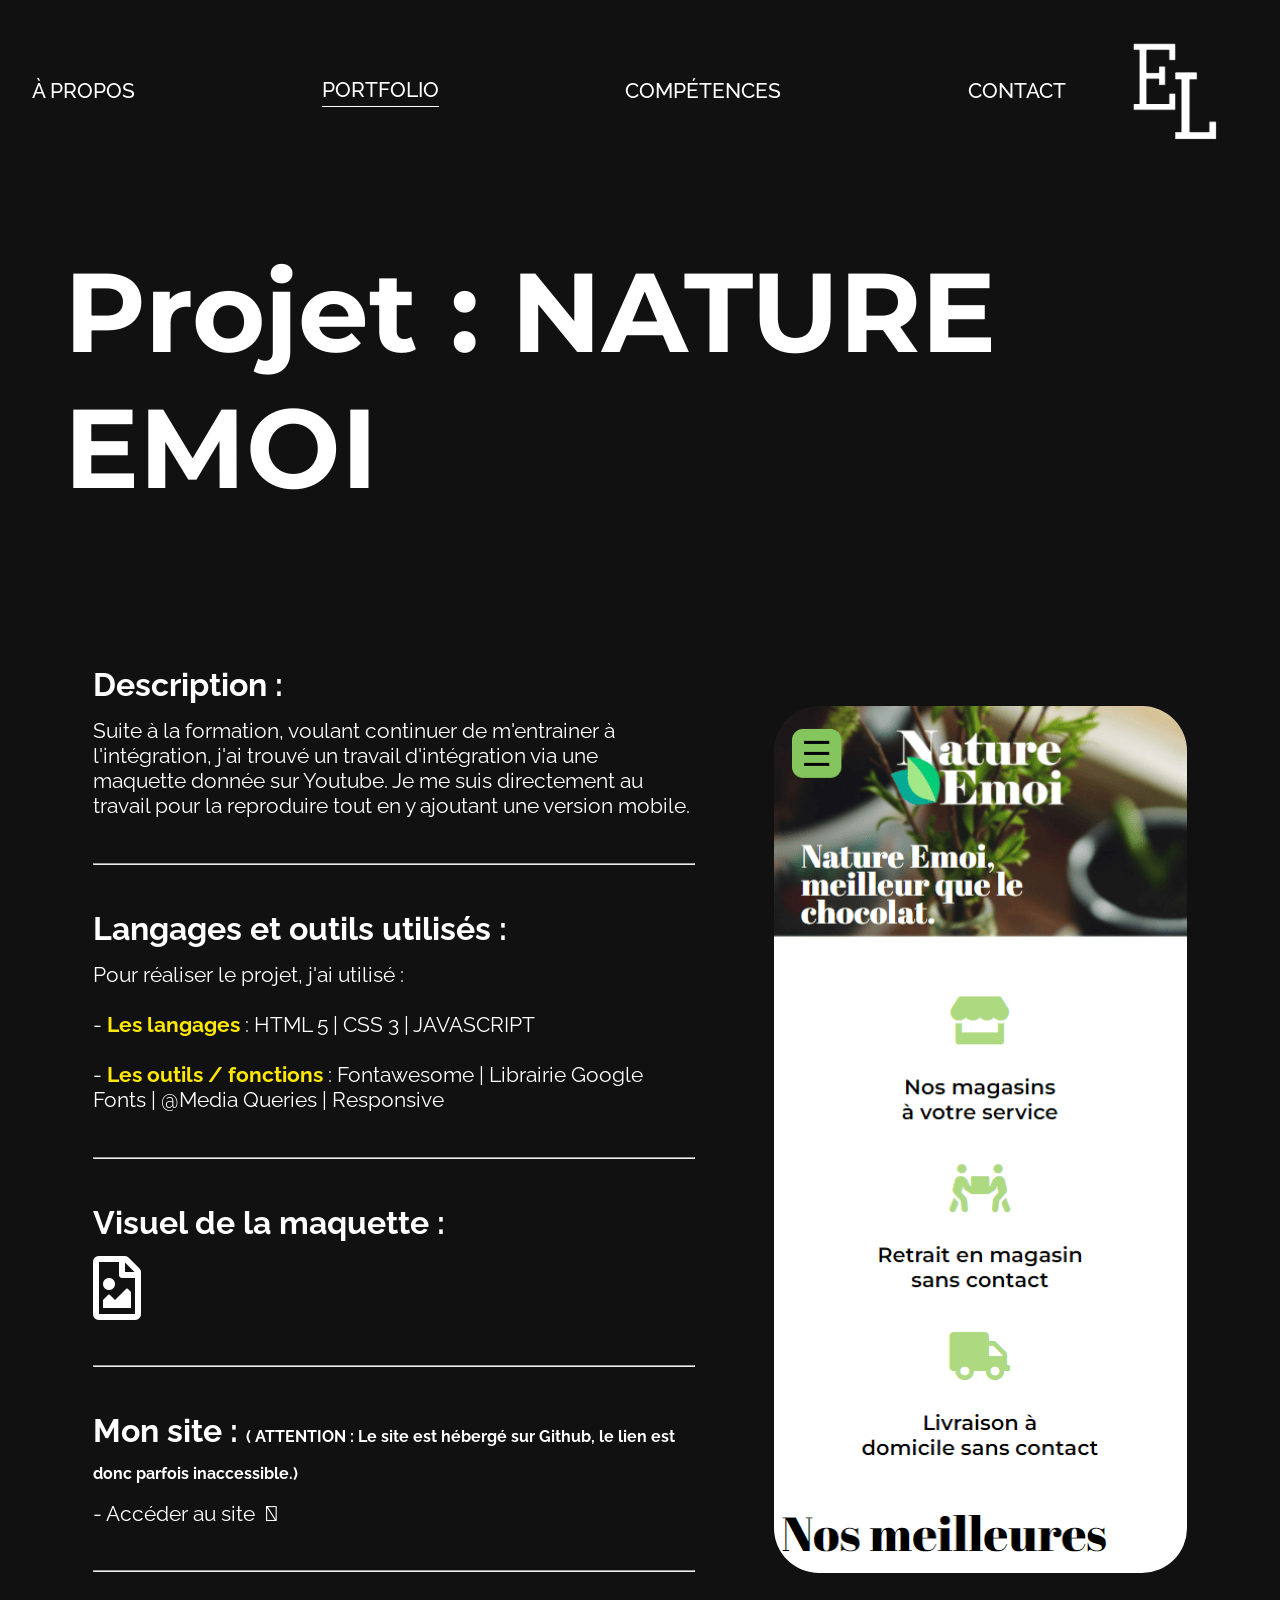
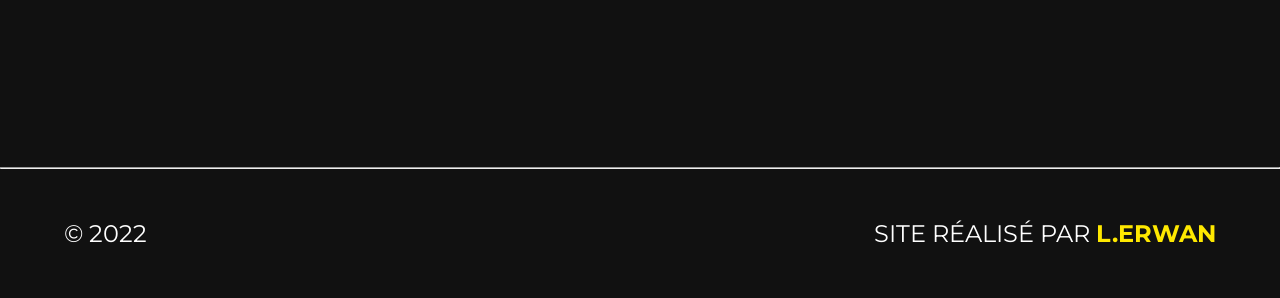
<file: pages/nature.html>
<!DOCTYPE html>
<html lang="fr">
<head>
    <!--META-->
    <meta charset="UTF-8">
    <meta http-equiv="X-UA-Compatible" content="IE=edge">
    <meta name="viewport" content="width=device-width, initial-scale=1.0">
    <!--LIBRAIRIES-->
    <link rel="preconnect" href="https://fonts.googleapis.com">
    <link rel="preconnect" href="https://fonts.gstatic.com" crossorigin>
    <link href="https://fonts.googleapis.com/css2?family=Raleway:wght@100;200;300;400;500;600;700;800;900&display=swap" rel="stylesheet">
    <link href="https://fonts.googleapis.com/css2?family=Montserrat:wght@100;200;300;400;500;600;700;800;900&display=swap" rel="stylesheet">
    <link rel="stylesheet" href="https://pro.fontawesome.com/releases/v5.10.0/css/all.css" integrity="sha384-AYmEC3Yw5cVb3ZcuHtOA93w35dYTsvhLPVnYs9eStHfGJvOvKxVfELGroGkvsg+p" crossorigin="anonymous"/>
    <!--CSS-->
    <link rel="shortcut icon" href="../img/logopetit - Copie.png" type="image/x-icon">
    <link rel="stylesheet" href="../pages/pages.css">
    <title>Erwan Leignel - NATURE EMOI</title>
</head>
<body>
    <header>
        <nav>
            <a href="../pages/about.html">À PROPOS</a>
            <a href="../index.html#portfolio">PORTFOLIO</a>
            <a href="../index.html#skills">COMPÉTENCES</a>
            <a href="../index.html#contact">CONTACT</a>
        </nav>
        <a href="../index.html"><img src="../img/logopetit.png" alt=""></a>
    </header>
    <main>
        <section id="projet">
            <h2>Projet : NATURE EMOI</h2>
            <div class="container">
                <div class="left">
                    <h3>Description :</h3>
                    <p>Suite à la formation, voulant continuer de m'entrainer à l'intégration, j'ai trouvé un travail d'intégration via une maquette donnée sur Youtube. Je me suis directement au travail pour la reproduire tout en y ajoutant une version mobile.</p>
                    <hr class="under-p">
                    <h3>Langages et outils utilisés :</h3>
                    <p>Pour réaliser le projet, j'ai utilisé : <br> <br>
                    - <span class="yellow">Les langages</span> : HTML 5 | CSS 3 | JAVASCRIPT<br> <br>
                    - <span class="yellow">Les outils / fonctions</span> : Fontawesome | Librairie Google Fonts | @Media Queries | Responsive</p>
                    <hr class="under-p">
                    <h3>Visuel de la maquette :</h3>
                    <a href="../doc/maquette en jpeg.jpg"><i class="far fa-file-image"></i></a>
                    <hr class="under-p">
                    <h3>Mon site : <span class="warning">( ATTENTION : Le site est hébergé sur Github, le lien est donc parfois inaccessible.)</span></h3>
                    <span class="acces"><a href="https://lerwan.github.io/Nature-Emoi/">- Accéder au site</a><i class="fal fa-arrow-right"></i></span>
                    <hr class="under-p">
                </div>
                <div class="right">
                    <img src="../img/imgportfolio/nature-phone.png" alt="">
                    <img class="mini" src="../img/imgportfolio/nature-phone-mini.png" alt="">
                </div>
            </div>
        </section>
    </main>
    <hr class="before-end">
    <footer>
        <p>© 2022</p>
        <p>SITE RÉALISÉ PAR <span class="yellow">L.ERWAN</span></p>
    </footer>
</body>
</html>
</file>
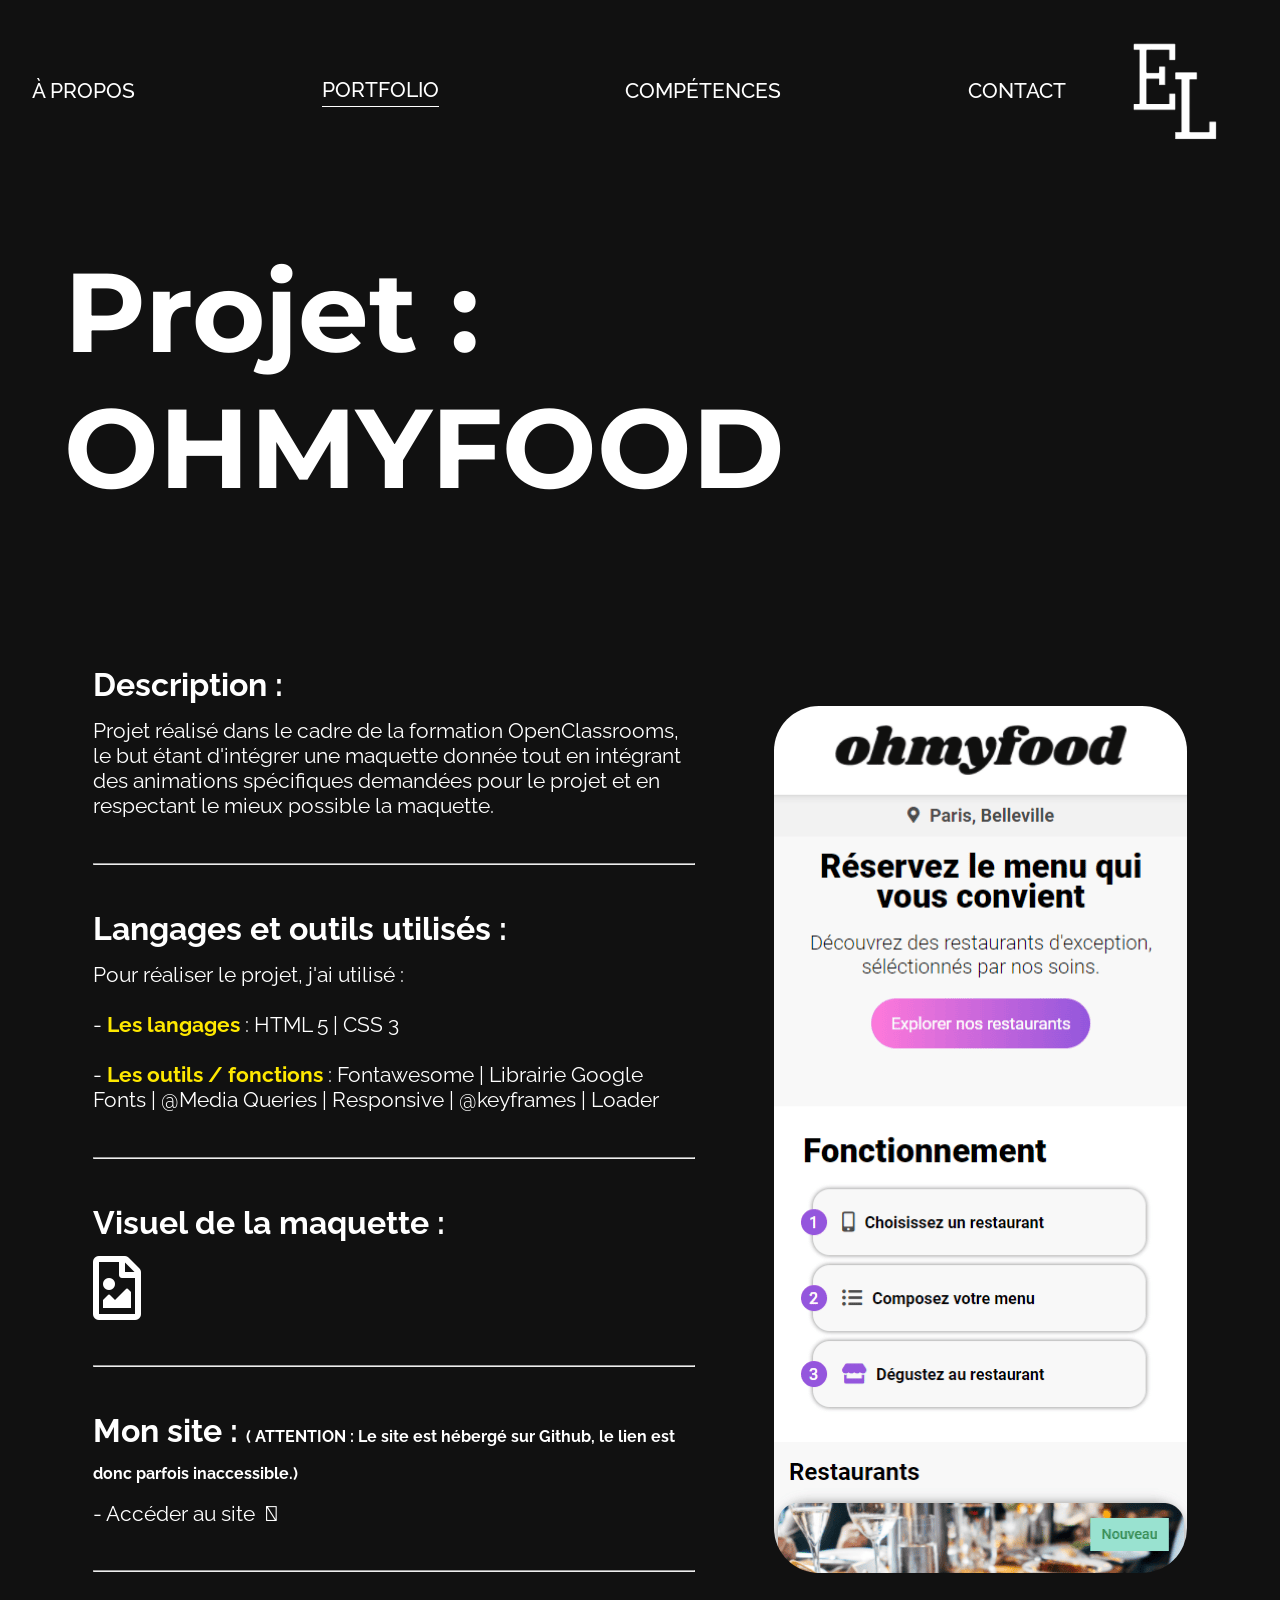
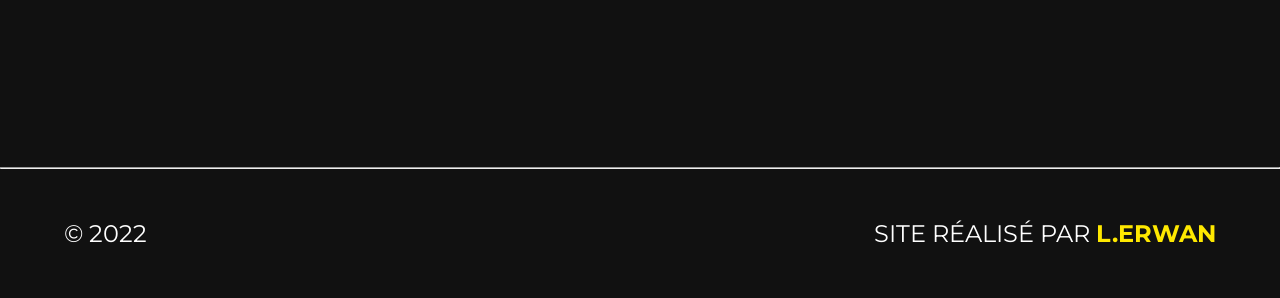
<file: pages/ohmyfood.html>
<!DOCTYPE html>
<html lang="fr">
<head>
    <!--META-->
    <meta charset="UTF-8">
    <meta http-equiv="X-UA-Compatible" content="IE=edge">
    <meta name="viewport" content="width=device-width, initial-scale=1.0">
    <!--LIBRAIRIES-->
    <link rel="preconnect" href="https://fonts.googleapis.com">
    <link rel="preconnect" href="https://fonts.gstatic.com" crossorigin>
    <link href="https://fonts.googleapis.com/css2?family=Raleway:wght@100;200;300;400;500;600;700;800;900&display=swap" rel="stylesheet">
    <link href="https://fonts.googleapis.com/css2?family=Montserrat:wght@100;200;300;400;500;600;700;800;900&display=swap" rel="stylesheet">
    <link rel="stylesheet" href="https://pro.fontawesome.com/releases/v5.10.0/css/all.css" integrity="sha384-AYmEC3Yw5cVb3ZcuHtOA93w35dYTsvhLPVnYs9eStHfGJvOvKxVfELGroGkvsg+p" crossorigin="anonymous"/>
    <!--CSS-->
    <link rel="shortcut icon" href="../img/logopetit - Copie.png" type="image/x-icon">
    <link rel="stylesheet" href="../pages/pages.css">
    <title>Erwan Leignel - OHMYFOOD</title>
</head>
<body>
    <header>
        <nav>
            <a href="../pages/about.html">À PROPOS</a>
            <a href="../index.html#portfolio">PORTFOLIO</a>
            <a href="../index.html#skills">COMPÉTENCES</a>
            <a href="../index.html#contact">CONTACT</a>
        </nav>
        <a href="../index.html"><img src="../img/logopetit.png" alt=""></a>
    </header>
    <main>
        <section id="projet">
            <h2>Projet : OHMYFOOD</h2>
            <div class="container">
                <div class="left">
                    <h3>Description :</h3>
                    <p>Projet réalisé dans le cadre de la formation OpenClassrooms, le but étant d'intégrer une maquette donnée tout en intégrant des animations spécifiques demandées pour le projet et en respectant le mieux possible la maquette.</p>
                    <hr class="under-p">
                    <h3>Langages et outils utilisés :</h3>
                    <p>Pour réaliser le projet, j'ai utilisé : <br> <br>
                    - <span class="yellow">Les langages</span> : HTML 5 | CSS 3 <br> <br>
                    - <span class="yellow">Les outils / fonctions</span> : Fontawesome | Librairie Google Fonts | @Media Queries | Responsive | @keyframes | Loader</p>
                    <hr class="under-p">
                    <h3>Visuel de la maquette :</h3>
                    <a href="../doc/Accueil.png"><i class="far fa-file-image"></i></a>
                    <hr class="under-p">
                    <h3>Mon site : <span class="warning">( ATTENTION : Le site est hébergé sur Github, le lien est donc parfois inaccessible.)</span></h3>
                    <span class="acces"><a href="https://lerwan.github.io/OhMyFood/">- Accéder au site</a><i class="fal fa-arrow-right"></i></span>
                    <hr class="under-p">
                </div>
                <div class="right">
                    <img src="../img/imgportfolio/ohmyfood-phone.png" alt="">
                    <img class="mini" src="../img/imgportfolio/ohmyfood-phone-mini.png" alt="">
                </div>
            </div>
        </section>
    </main>
    <hr class="before-end">
    <footer>
        <p>© 2022</p>
        <p>SITE RÉALISÉ PAR <span class="yellow">L.ERWAN</span></p>
    </footer>
</body>
</html>
</file>
<file: style.css>
/*ALL*/
*{
    margin: 0;
    padding: 0; 
    scroll-behavior: smooth;
}
body{
    background-color: rgb(17 17 17);
    font-family: 'Raleway', sans-serif;
}
img{
    object-fit: cover;
}
a{
    text-decoration: none;
}
.yellow{
    color: #fee800;
}
/*HEADER*/
header{
    width: 90%;
    margin: 40px auto 0 auto;
    display: flex;
    justify-content: space-between;
}
header nav{
    display: flex;
    justify-content: space-between;
    align-items: center;
    width: 70%;
}
header nav a{
    color: #ffffff;
    font-size: 1.3em;
    padding-bottom: 4px;
    font-weight: 500;
}
header nav a:hover{
    border-bottom: 1px solid #ffffff;
}
/*PRESENTATION*/
#presentation{
    display: flex;
    justify-content: space-between;
    flex-direction: column;
    margin: 50px auto 250px auto;
    width: 85%;
    height: 55vh;
    position: relative;
}
.welcome{
    font-size: 14em;
    color: #fee800;
    font-weight: 800;
}
#presentation .contenu{
    width: 60%;
    position: absolute;
    bottom: 0;
    right: 100px;
}
#presentation .contenu .description-title{
    font-size: 2.9em;
    color: #ffffff;
    margin-bottom: 20px;
}
#presentation .contenu .more a{
    font-size: 1.5em;
    color: #ffffff;
}
#presentation .contenu .more:hover .text{
    padding-bottom: 3px;
}
#presentation .contenu .more:hover .text{
    border-bottom: 1px solid #ffffff;
}
#presentation .contenu  i{
    margin-left: 10px;
    transition: 1s;
}
#presentation .contenu .more:hover i{
    margin-left: 20px;
}
/*PORTFOLIO*/
#portfolio{
    width: 90%;
    margin: 0 auto;
}
#portfolio h2{
    font-family: 'Montserrat', sans-serif;
    font-size: 7em;
    color: #ffffff;
}
#portfolio p{
    font-size: 1.5em;
    color: #ffffff;
    margin-bottom: 80px;
}
#portfolio .container{
    margin: 50px auto;
    width: 100%;
    display: flex;
    justify-content: space-between;
    flex-wrap: wrap;
}
#portfolio figure{
    height: 480px;
    position: relative;
    margin: 15px auto;
}
#portfolio figure img{
    width: 100%;
}
#portfolio figcaption{
    margin: 10px 0 0 0;
    font-size: 1.5em;
    color: #ffffff;
    font-weight: 600;
    padding-bottom: 6px;
}
#portfolio figure .more{
    position: absolute;
    padding: 5px 10px;
    color: black;
    font-size: 1.2em;
    font-weight: 600;
    top: 37%;
    left: 191px;
    visibility: hidden;
    background-color: #fafe00;
    transition: 0.2s;
}
#portfolio figure:hover img{
    filter: opacity(80%);
}
#portfolio figure:hover figcaption{
    border-bottom: 1px solid #ffffff;
}
#portfolio figure:hover .more{
    visibility: visible;
    transform: translateY(-10%);
}
/*BANNIERE*/
.banniere{
    width: 100%;
    height: 200px;
    margin-bottom: 200px;
    background-color: #f7f4f4;
    display: flex;
    justify-content: center;
    align-items: center;
    box-shadow: inset 0px 0px 10px 1px #9b9b9b;
}
.banniere p{
    font-size: 2em;
    font-weight: 600;
}
.banniere a{
    color: black;
    margin-left: 15px;
    border: 4px solid #fafe00;
    padding: 15px;
    font-weight: 700;
    transition: 0.5s;
}
.banniere a:hover{
    background-color: #fafe00;
    border: 4px solid black;
}
/*SKILLS*/
#skills{
    width: 95%;
    margin: 0 auto 200px auto;
}
#skills h2{
    font-family: 'Montserrat', sans-serif;
    font-size: 7em;
    color: #ffffff;
}
#skills p{
    font-size: 1.5em;
    color: #ffffff;
}
#skills p .github{
    color: #ffffff;
    border-bottom: 1px solid #ffffff;
}
#skills .container{
    display: flex;
    justify-content: center;
    width: 100%;
    margin: 105px auto 0 auto;
    flex-wrap: wrap;
}
#skills .container .case{
    border: 1px solid #ffffff;
    width: 250px;
    height: 250px;
    display: flex;
    flex-direction: column;
    align-items: center;
}
#skills .container .case i{
    font-size: 4em;
    color: #ffffff;
    margin: 40px 0 40px 0;
}
#skills .container .case p{
    font-family: 'Montserrat', sans-serif;
    text-align: center;
}
#skills .container .case:hover i{
    color: #fafe00;
}
/*INTERET*/
.banniere-interet{
    background-color: #f7f4f4;
    width: 100%;
    height: 200px;
    display: flex;
    flex-direction: column;
    justify-content: center;
    align-items: center;
    box-shadow: inset 0px 0px 10px 1px #9b9b9b;
    margin-bottom: 175px;
}
.banniere-interet h3{
    color: black;
    border: 4px solid #fafe00;
    padding: 10px;
    font-size: 2.5em;
    font-weight: 700;
    margin-bottom: 15px;
}
.banniere-interet p{
    font-size: 2em;
    color: #000000;
    font-weight: 600;
    text-align: center;
}
/*CONTACT*/
#contact{
    width: 90%;
    margin: 0 auto 120px auto;
}
#contact h2{
    font-family: 'Montserrat', sans-serif;
    font-size: 6em;
    color: #ffffff;
}
#contact p{
    font-size: 1.5em;
    color: #ffffff;
    margin-bottom: 100px;
}
#contact .container{
    display: flex;
    align-items: center;
    justify-content: space-between;
    width: 40%;
    margin: 0 auto;
}
#contact .container a{
    width: 125px;
    height: 125px;
    background-color: white;
    display: flex;
    align-items: center;
    justify-content: center;
    border-radius: 100%;
    transition: 1s;
}
#contact .container i{
    font-size: 3em;
    color: black;
    transition: 1.5s;
}
#contact .container a:hover{
    transform: translateY(-10%);
}
#contact .container a:hover i{
    transform: rotate(360deg);
}
/*HR*/
.before-end{
    margin-bottom: 50px;
}
/*FOOTER*/
footer{
    width: 90%;
    margin: 0 auto;
    font-family: 'Montserrat', sans-serif;
    display: flex;
    justify-content: space-between;
}
footer p{
    color: white;
    font-size: 1.5em;
    margin-bottom: 50px;
}
/*MEDIA*/
@media screen and (max-width:1516px){
    header{
        width: 95%;
    }
    header nav{
        width: 80%;
    }
    #presentation{
        margin: 50px auto 150px auto;
        width: 95%;
        height: 60vh;
    }
    .welcome{
        font-size: 12em;
    }
    #presentation .contenu{
        width: 70%;
    }
    #portfolio{
        width: 95%;
        margin: 0 auto;
    }
    #portfolio h2{
        font-size: 7em;
    }
    #portfolio .container{
        width: 90%;
    }
    #portfolio figure{
        margin: 0 auto;
    }
    .banniere{
        height: 150px;
        margin-bottom: 100px;
    }
    .banniere p{
        font-size: 1.5em;
    }
    .banniere a{
        padding: 10px;
    }
    #skills h2{
        font-size: 5em;
    }
    .banniere-interet{
        margin-bottom: 105px;
    }
    #contact{
        width: 95%;
    }
    #contact h2{
        font-size: 6em;
        margin-bottom: 50px;
        text-align: center;
    }
    #contact .container{
        width: 55%;
    }
}
@media screen and (max-width:1350px){
    #portfolio .container{
        width: 100%;
    }
}
@media screen and (max-width:1294px){
    header img{
        width: 150px;
        height: 100px;
    }
    header nav{
        width: 85%;
    }
    #presentation{
        margin: 80px auto 130px auto;
        width: 95%;
        height: 65vh;
    }
    .welcome{
        font-size: 10em;
    }
    #presentation .contenu{
        width: 70%;
    }
}
@media screen and (max-width:1192px){
    #presentation{
        margin: 80px auto 140px auto;
        height: 55vh;
    }
    .welcome{
        font-size: 10em;
    }
    #presentation .contenu{
        width: 80%;
    }
}
@media screen and (max-width:968px){
    #presentation{
        display: flex;
        justify-content: space-between;
        flex-direction: column;
        position: none;
    }
    .welcome{
        font-size: 9em;
        color: #fee800;
        font-weight: 800;
        text-align: center;
    }
    #presentation .contenu{
        width: 100%;
        position: static;
    }
    #presentation .contenu .description-title{
        font-size: 2.5em;
    }
    #presentation .contenu .more a{
        font-size: 1.3em;
    }
}
@media screen and (max-width:876px){
    .welcome{
        font-size: 8em;
    }
    #portfolio h2{
        font-size: 5em;
    }
    #skills h2{
        font-size: 5em;
    }
    .banniere-interet{
        height: 150px;
    }
    .banniere-interet h3{
        font-size: 2em;
    }
    .banniere-interet p{
        font-size: 1.5em;
    }
    #contact h2{
        font-size: 5em;
    }
    #contact .container{
        width: 75%;
    }
}
@media screen and (max-width:780px){
    header nav{
        display: flex;
        flex-direction: column;
        justify-content: space-between;
        align-items: flex-start;
    }
    header nav a{
        margin-bottom: 5px;
    }
    .welcome{
        font-size: 7em;
    }
    #skills .container .case{
        width: 200px;
        height: 200px;
    }
    #skills .container .case i{
        font-size: 3.5em;
    }
    #skills .container .case p{
        font-size: 1.1em;
    }
}
@media screen and (max-width:696px){
    #presentation{
        margin: 100px auto 150px auto;
        height: 50vh;
    }
    .welcome{
        font-size: 6em;
    }
    #portfolio h2{
        font-size: 4em;
    }
    #skills h2{
        font-size: 4em;
    }
    #contact h2{
        font-size: 4em;
        margin-bottom: 50px;
        text-align: center;
    }
}
@media screen and (max-width:634px){
    #presentation .contenu .description-title{
        font-size: 2em;
    }
    #presentation .contenu .more a{
        font-size: 1.2em;
    }
    #portfolio h2{
        font-size: 3.5em;
    }
    #portfolio p{
        font-size: 1.3em;
        margin-bottom: 50px;
    }
    .banniere{
        width: 100%;
        height: 100px;
        margin-bottom: 40px;
    }
    .banniere p{
        font-size: 1.3em;
    }
    .banniere a{
        margin-left:5px;
        border: 2px solid #fafe00;
    }
    #skills{
        margin: 0 auto 100px auto;
    }
    #skills h2{
        font-size: 3.5em;
    }
    #skills p{
        font-size: 1.3em;
    }
    .banniere-interet{
        background-color: #f7f4f4;
        width: 100%;
        height: 120px;
        display: flex;
        flex-direction: column;
        justify-content: center;
        align-items: center;
        margin-bottom: 100px;
    }
    .banniere-interet h3{
        padding: 7px;
        font-size: 1.4em;
        margin-bottom: 10px;
        border: 2px solid #fafe00;
    }
    .banniere-interet p{
        font-size: 1.3em;
        color: #000000;
        font-weight: 600;
    }
    #contact h2{
        font-size: 3.5em;
        margin-bottom: 10px;
    }
    #contact p{
        font-size: 1.3em;
        margin-bottom: 80px;
    }
    #contact .container{
        width: 80%;
    }
    #contact .container a{
        width: 90px;
        height: 90px;
    }
    #contact .container i{
        font-size: 2.5em;
    }
    .before-end{
        margin-bottom: 30px;
    }
    footer{
        width: 95%;
    }
    footer p{
        font-size: 1.2em;
        margin-bottom: 30px;
    }
}
@media screen and (max-width:584px){
    #presentation{
        margin: 120px auto 170px auto;
        height: 45vh;
    }
    .welcome{
        font-size: 5em;
        text-align: left;
    }
    .banniere p{
        display: flex;
        align-items: center;
        flex-direction: column;
        justify-content: space-between;
        height: 90px;
    }
    .banniere{
        height: 130px;
    }
    .banniere a{
        margin-left:5px;
        border: 2px solid #fafe00;
    }
    #portfolio h2{
        font-size: 3em;
        margin-bottom: 20px;
    }
    #portfolio figure{
        height: 400px;
    }
    #portfolio figure .more{
        display: none;
    }
    #skills h2{
        font-size: 3em;
        margin-bottom: 20px;
    }
    #skills .container .case{
        width: 180px;
        height: 180px;
    }
    #skills .container .case i{
        font-size: 3em;
    }
    #skills .container .case p{
        font-size: 1em;
    }
    #contact h2{
        font-size: 3em;
        margin-bottom: 20px;
    }
}
@media screen and (max-width:504px){
    header img{
        width: 100px;
        height: 80px;
    }
    header nav a{
        font-size: 1.2em;
    }
    #presentation{
        margin: 140px auto 180px auto;
        height: 43vh;
    }
    .welcome{
        font-size: 4em;
    }
    #portfolio figure{
        height: 360px;
    }
}
@media screen and (max-width:410px){
    #presentation{
        margin: 120px auto 170px auto;
        height: 45vh;
    }
    .welcome{
        font-size: 3em;
    }
    #portfolio h2{
        font-size: 2em;
    }
    #skills h2{
        font-size: 2em;
    }
    #skills .container .case{
        width: 150px;
        height: 150px;
    }
    #skills .container .case i{
        font-size: 3em;
        margin: 30px 0 10px 0;
    }
    #skills .container .case p{
        font-size: 1em;
    }
    #contact h2{
        font-size: 2em;
    }
    #contact .container{
        width: 100%;
    }
    footer{
        text-align: center;
        flex-direction: column-reverse;
    }
}
</file>
<file: pages/about.css>
/*ALL*/
*{
    margin: 0;
    padding: 0; 
    scroll-behavior: smooth;
}
body{
    background-color: rgb(17 17 17);
    font-family: 'Raleway', sans-serif;
}
img{
    object-fit: cover;
}
a{
    text-decoration: none;
}
.yellow{
    color: #fee800;
}
/*HEADER*/
header{
    width: 90%;
    margin: 40px auto 100px auto;
    display: flex;
    justify-content: space-between;
}
header nav{
    display: flex;
    justify-content: space-between;
    align-items: center;
    width: 70%;
}
header nav :nth-child(1){
    border-bottom: 1px solid #ffffff;
}
header nav a{
    color: #ffffff;
    font-size: 1.3em;
    padding-bottom: 4px;
    font-weight: 500;
}
header nav a:hover{
    border-bottom: 1px solid #ffffff;
}
/*MAIN*/
#about{
    width: 90%;
    margin: 0 auto 150px auto;
}
#about h2{
    font-family: 'Montserrat', sans-serif;
    font-size: 7em;
    color: #ffffff;
}
#about .container{
    width: 90%;
    margin: 40px auto;
}
#about h3{
    color: #fee800;
    font-family: 'Montserrat', sans-serif;
    font-size: 2.5em;
}
#about p{
    width: 85%;
    margin: 30px auto;
    color: #ffffff;
    font-size: 1.5em;
}
#about a{
    color: #ffffff;
    border-bottom: 2px solid #ffffff;
}
/*HR*/
.before-end{
    margin-bottom: 50px;
}
/*FOOTER*/
footer{
    width: 90%;
    margin: 0 auto;
    font-family: 'Montserrat', sans-serif;
    display: flex;
    justify-content: space-between;
}
footer p{
    color: white;
    font-size: 1.5em;
    margin-bottom: 50px;
}
@media screen and (max-width:1516px){
    header{
        width: 95%;
    }
    header nav{
        width: 80%;
    }
    #about{
        width: 95%;
        margin: 0 auto;
    }
    #about h2{
        font-size: 7em;
    }
}
@media screen and (max-width:1294px){
    header img{
        width: 150px;
        height: 100px;
    }
    header nav{
        width: 85%;
    }
}
@media screen and (max-width:876px){
    #about h2{
        font-size: 5em;
    }
    #about .container{
        width: 95%;
    }
    #about p{
        width: 90%;
    }
}
@media screen and (max-width:780px){
    header nav{
        display: flex;
        flex-direction: column;
        justify-content: space-between;
        align-items: flex-start;
    }
    header nav a{
        margin-bottom: 5px;
    }
    #about h2{
        font-size: 4em;
    }
}
@media screen and (max-width:634px){
    .before-end{
        margin-bottom: 30px;
    }
    #about h2{
        font-size: 3.5em;
    }
    #about .container{
        width: 99%;
    }
    #about h3{
        font-size: 2em;
    }
    #about p{
        width: 95%;
        font-size: 1.2em;
    }
    footer{
        width: 95%;
    }
    footer p{
        font-size: 1.2em;
        margin-bottom: 30px;
    }
}
@media screen and (max-width:584px){
    #about h2{
        font-size: 3em;
        margin-bottom: 20px;
    }
}
@media screen and (max-width:504px){
    header img{
        width: 100px;
        height: 80px;
    }
    header nav a{
        font-size: 1.2em;
    }
    #about p{
        width: 100%;
    }
}
@media screen and (max-width:410px){
    #about h2{
        font-size: 2em;
    }
    footer{
        text-align: center;
        flex-direction: column-reverse;
    }
}
</file>
<file: pages/pages.css>
/*ALL*/
*{
    margin: 0;
    padding: 0; 
    scroll-behavior: smooth;
}
body{
    background-color: rgb(17 17 17);
    font-family: 'Raleway', sans-serif;
}
img{
    object-fit: cover;
}
a{
    text-decoration: none;
}
.yellow{
    color: #fee800;
    font-weight: 700;
}
/*HEADER*/
header{
    width: 90%;
    margin: 40px auto 100px auto;
    display: flex;
    justify-content: space-between;
}
header nav{
    display: flex;
    justify-content: space-between;
    align-items: center;
    width: 70%;
}
header nav :nth-child(2){
    border-bottom: 1px solid #ffffff;
}
header nav a{
    color: #ffffff;
    font-size: 1.3em;
    padding-bottom: 4px;
    font-weight: 500;
}
header nav a:hover{
    border-bottom: 1px solid #ffffff;
}
/*MAIN*/
#projet{
    width: 90%;
    margin: 0 auto 150px auto;
}
#projet h2{
    font-family: 'Montserrat', sans-serif;
    font-size: 7em;
    color: #ffffff;
}
#projet .container{
    width: 95%;
    margin: 150px auto 50px auto;
    display: flex;
    justify-content: space-between;
    align-items: center;
}
#projet .container .left{
    width:55%;
}
#projet .container .left h3{
    color: #ffffff;
    font-size: 2em;
    margin-bottom: 15px;
}
#projet .container .left p{
    color: #ffffff;
    font-size: 1.3em;
    margin-bottom: 45px;
}
#projet .container .left i{
    color: #ffffff;
    font-size: 4em;
    margin-bottom: 45px;
}
#projet .container .left i:hover{
    color: #fee800;
}
#projet .container .left .under-p{
    margin-bottom: 45px;
}
#projet .container .left .warning{
    font-size: 0.5em;
}
#projet .container .left .acces a{
    color: #ffffff;
    font-size: 1.3em;
}
#projet .container .left .acces:hover a{
    color: #fee800;
}
#projet .container .left .acces i{
    font-size: 1.3em;
    margin-left: 10px;
    transition: 1s;
}
#projet .container .left .acces:hover i{
    margin-left: 20px;
}
#projet .container .right img{
    border-radius: 45px;
}
#projet .container .right .mini{
    display: none;
}
/*HR*/
.before-end{
    margin-bottom: 50px;
}
/*FOOTER*/
footer{
    width: 90%;
    margin: 0 auto;
    font-family: 'Montserrat', sans-serif;
    display: flex;
    justify-content: space-between;
}
footer p{
    color: white;
    font-size: 1.5em;
    margin-bottom: 50px;
}
@media screen and (max-width:1516px){
    header{
        width: 95%;
    }
    header nav{
        width: 80%;
    }
    #projet h2{
        font-size: 7em;
    }
}
@media screen and (max-width:1294px){
    header img{
        width: 150px;
        height: 100px;
    }
    header nav{
        width: 85%;
    }
}
@media screen and (max-width:1128px){
    #projet{
        width: 100%;
        margin: 0 auto 150px auto;
    }
}
@media screen and (max-width:980px){
    #projet .container{
        flex-direction: column;
    }
    #projet .container .left{
        width:100%;
        margin-bottom: 80px;
    }
}

@media screen and (max-width:876px){
    #projet h2{
        font-size: 5em;
    }
    #projet .container{
        margin: 50px auto 50px auto;
    }
}
@media screen and (max-width:780px){
    header nav{
        display: flex;
        flex-direction: column;
        justify-content: space-between;
        align-items: flex-start;
    }
    header nav a{
        margin-bottom: 5px;
    }
    #projet h2{
        font-size: 4em;
    }
}
@media screen and (max-width:634px){
    .before-end{
        margin-bottom: 30px;
    }
    #projet h2{
        font-size: 3.5em;
    }
    footer{
        width: 95%;
    }
    footer p{
        font-size: 1.2em;
        margin-bottom: 30px;
    }
}
@media screen and (max-width:584px){
    #projet h2{
        font-size: 3em;
        margin-bottom: 20px;
    }
}
@media screen and (max-width:504px){
    header img{
        width: 100px;
        height: 80px;
    }
    header nav a{
        font-size: 1.2em;
    }
    #projet .container .left h3{
        font-size: 1.8em;
    }
    #projet .container .left p{
        font-size: 1.2em;
    }
    #projet .container .left i{
        font-size: 3em;
    }
}
@media screen and (max-width:432px){
    #projet .container .right img{
        display: none;
    }
    #projet .container .right .mini{
        display: block;
    }
}
@media screen and (max-width:410px){
    #projet h2{
        font-size: 2em;
    }
    footer{
        text-align: center;
        flex-direction: column-reverse;
    }
}
</file>
